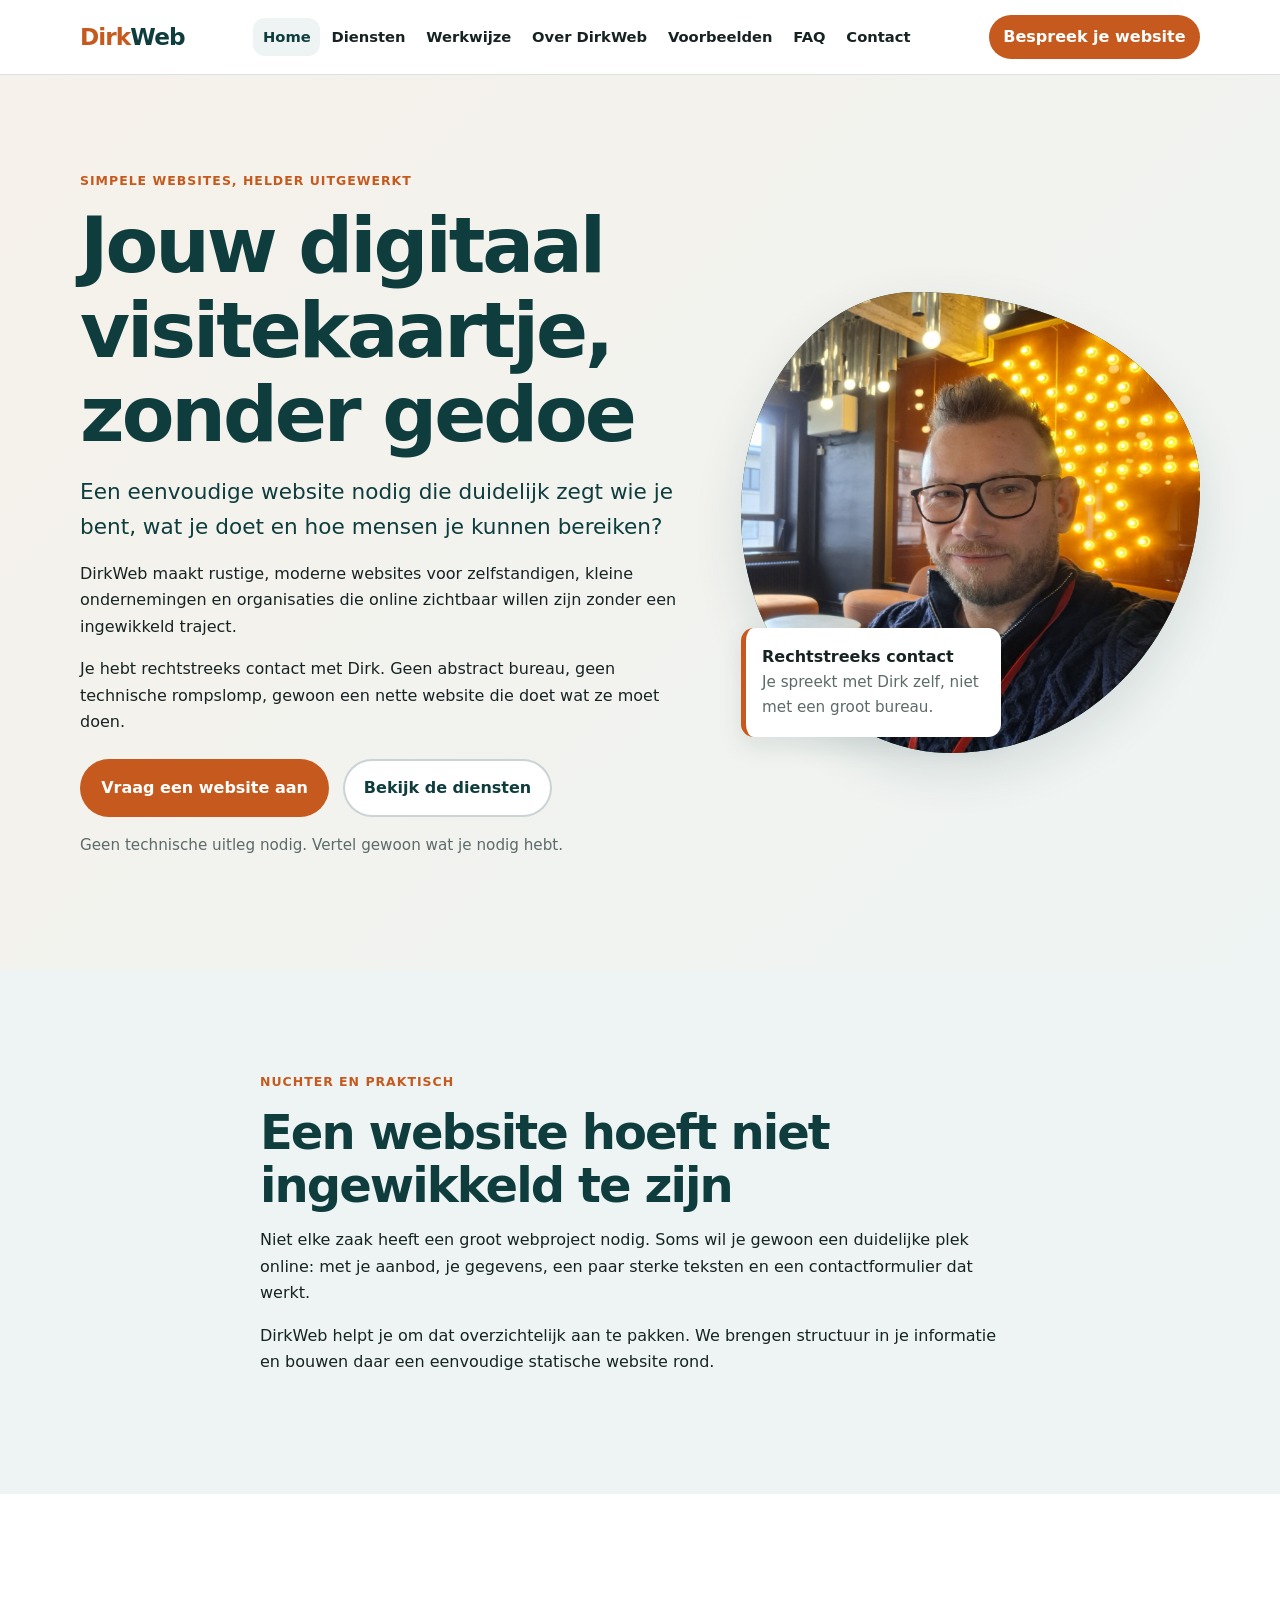
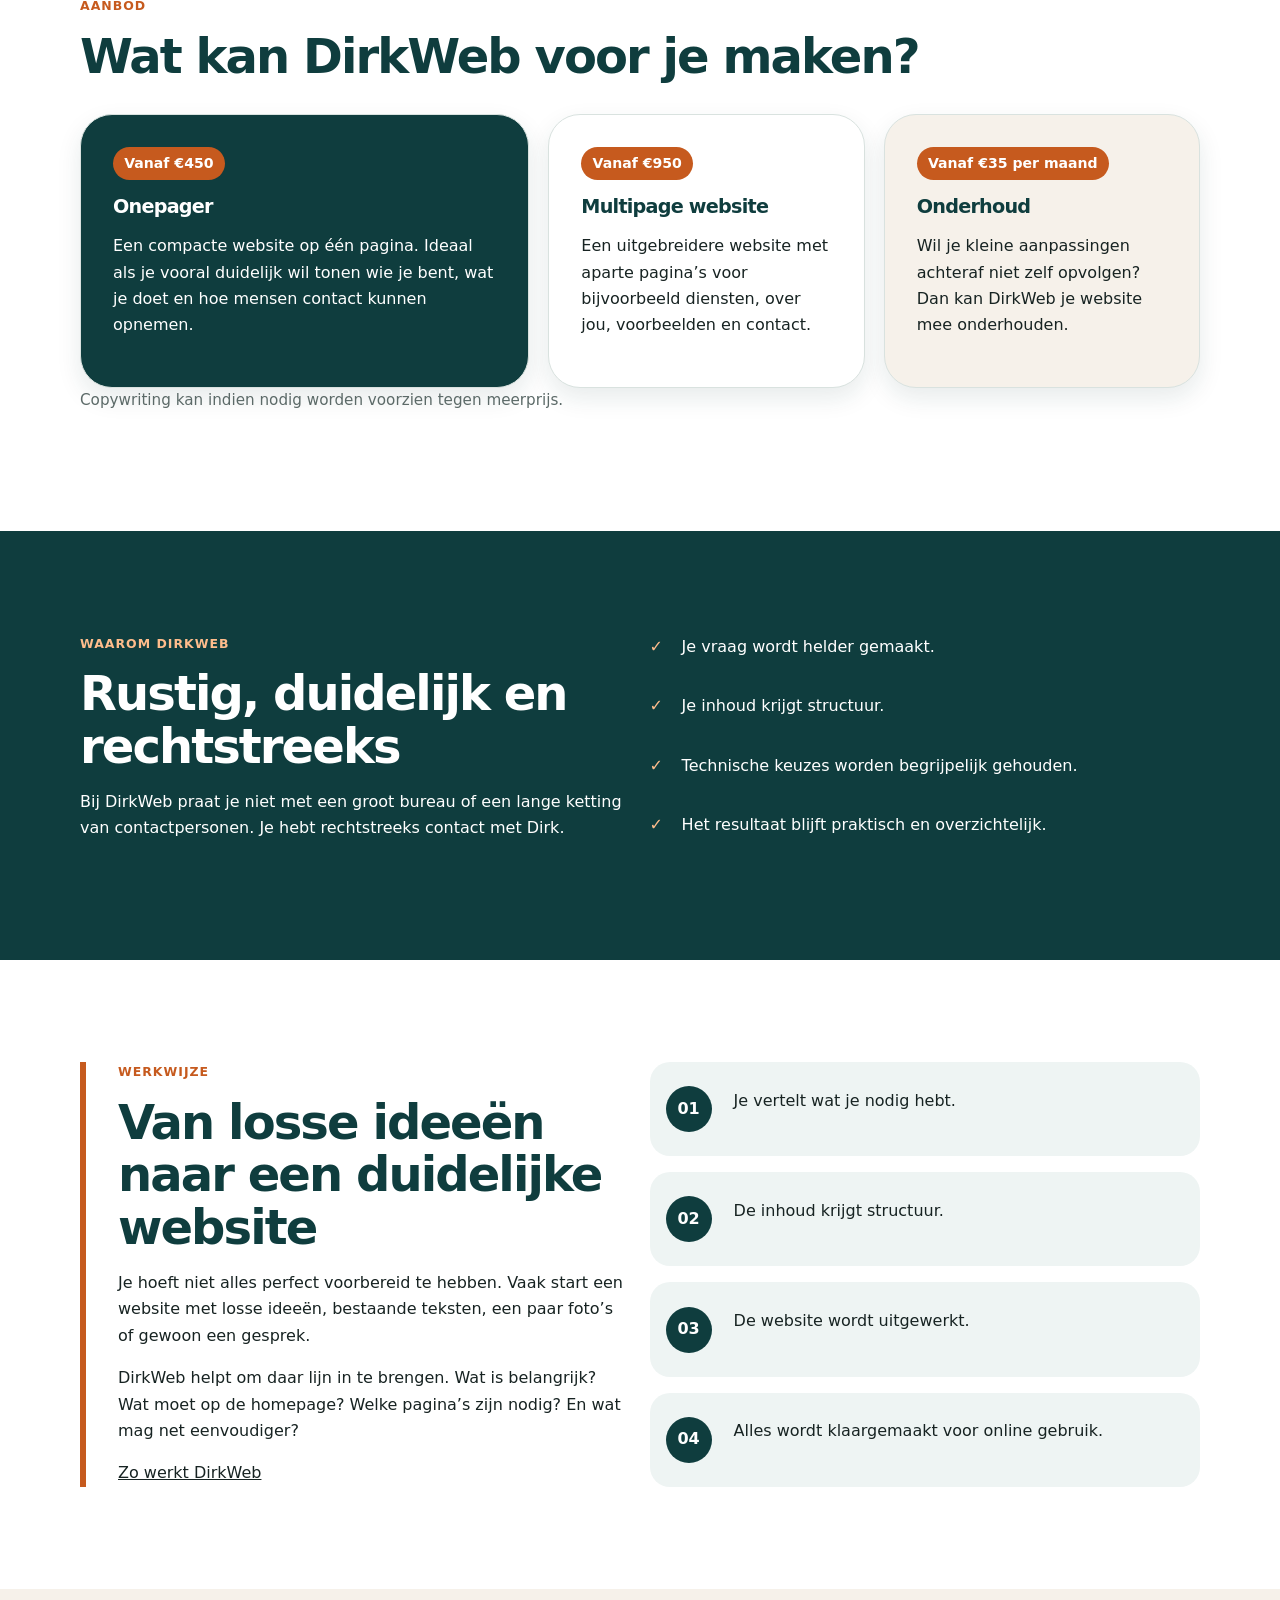
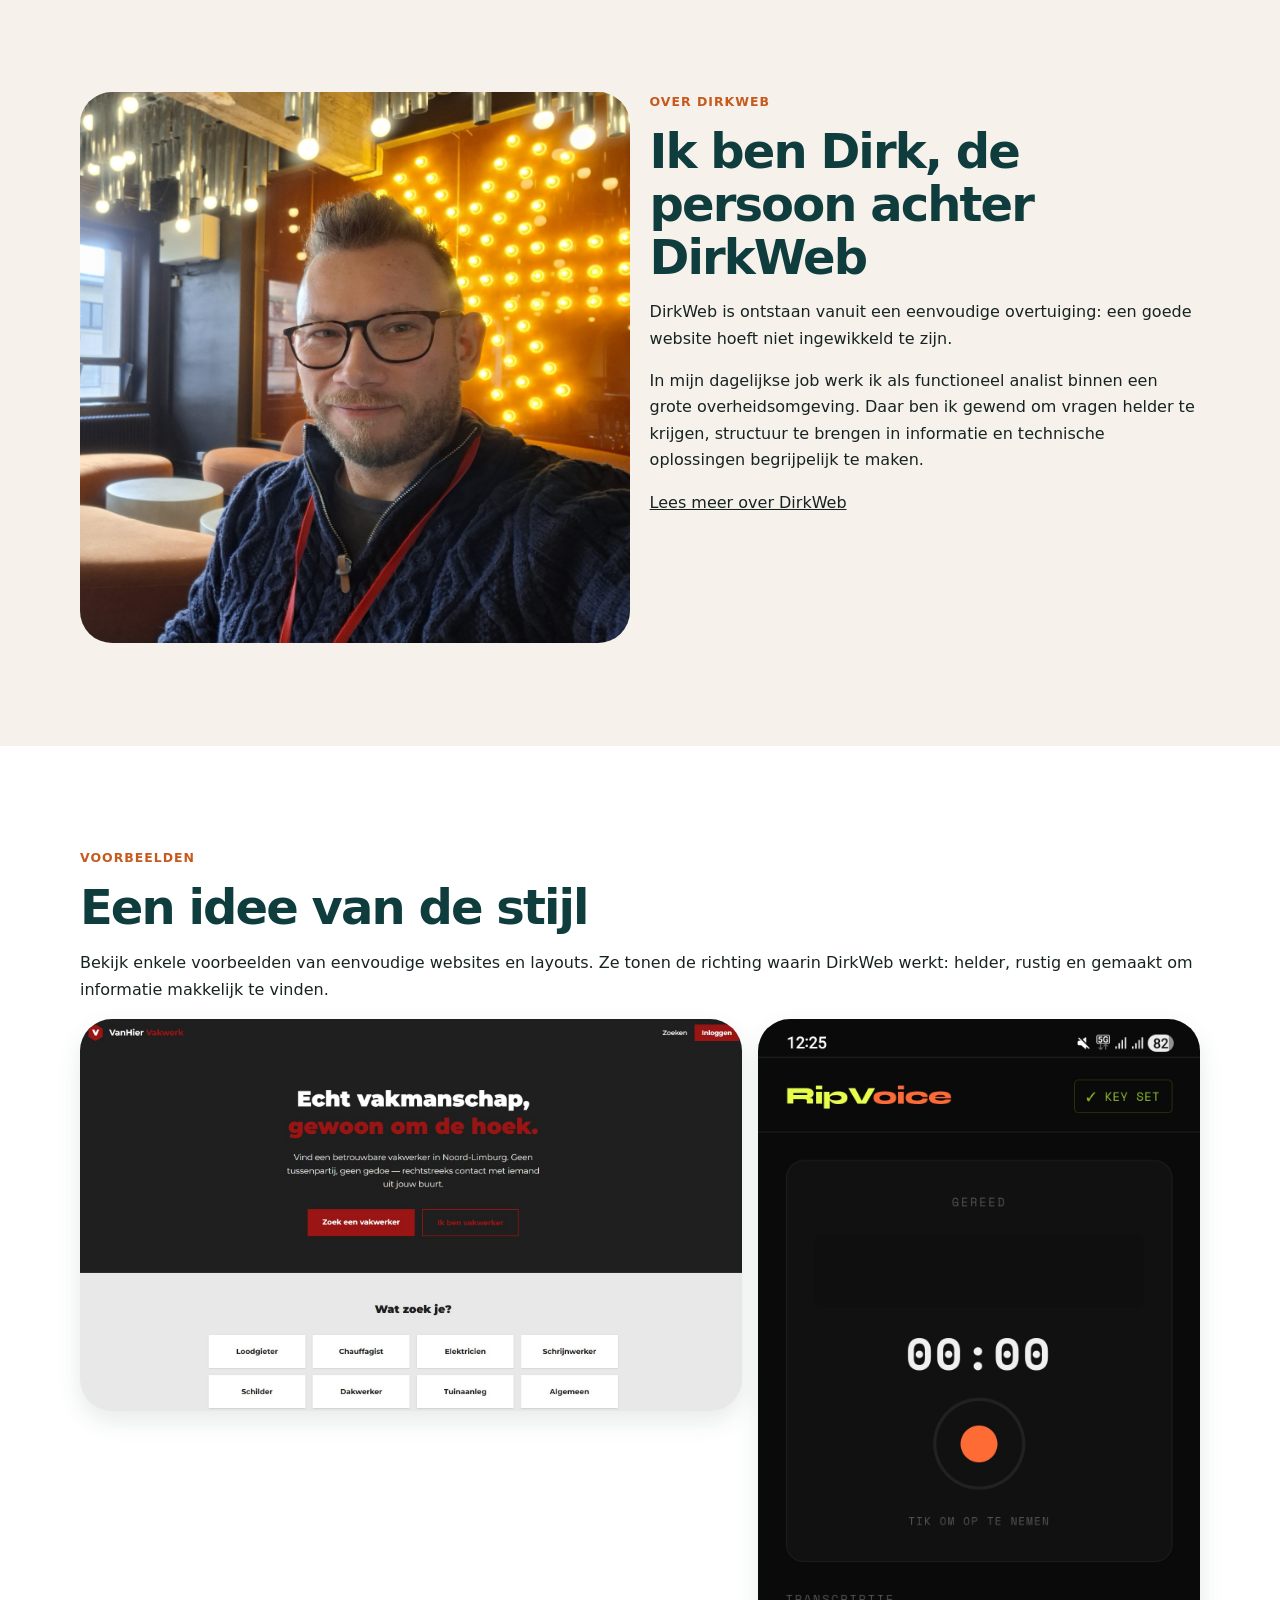
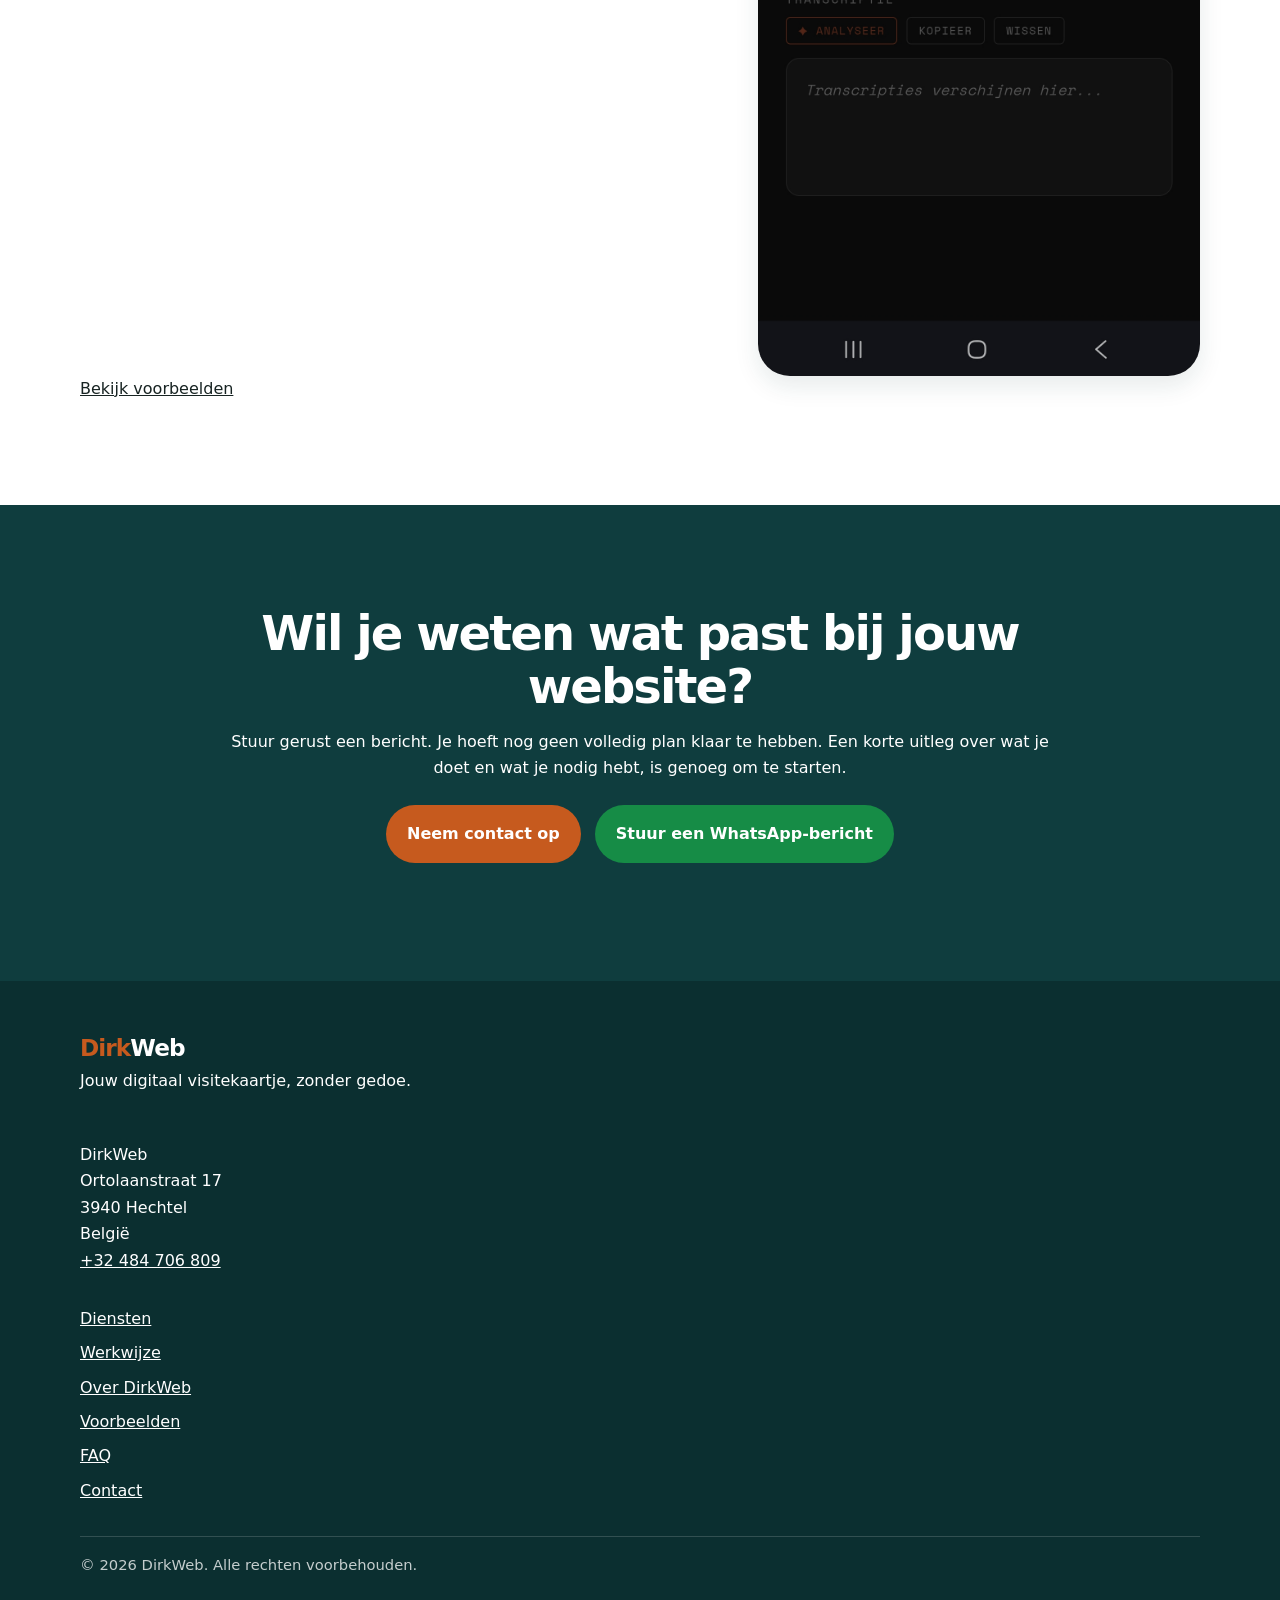
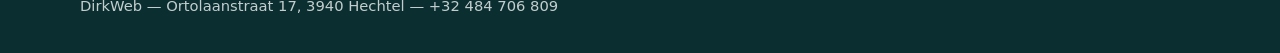
<file: index.html>
<!doctype html>
<html lang="nl-BE">
<head>
<meta charset="utf-8"><meta name="viewport" content="width=device-width, initial-scale=1">
<title>DirkWeb | Eenvoudige websites voor zelfstandigen</title><meta name="description" content="DirkWeb maakt eenvoudige, moderne websites voor zelfstandigen en kleine ondernemingen. Rechtstreeks contact, duidelijke prijzen en geen technische rompslomp."><link rel="canonical" href="index.html">
<meta property="og:type" content="website"><meta property="og:title" content="DirkWeb | Eenvoudige websites voor zelfstandigen"><meta property="og:description" content="DirkWeb maakt eenvoudige, moderne websites voor zelfstandigen en kleine ondernemingen. Rechtstreeks contact, duidelijke prijzen en geen technische rompslomp."><meta property="og:url" content="index.html"><meta property="og:image" content="main.jpg">
<meta name="twitter:card" content="summary_large_image"><meta name="twitter:title" content="DirkWeb | Eenvoudige websites voor zelfstandigen"><meta name="twitter:description" content="DirkWeb maakt eenvoudige, moderne websites voor zelfstandigen en kleine ondernemingen. Rechtstreeks contact, duidelijke prijzen en geen technische rompslomp."><meta name="twitter:image" content="main.jpg">
<link rel="stylesheet" href="style.css"><script type="application/ld+json">{"@context":"https://schema.org","@type":"ProfessionalService","name":"DirkWeb","description":"Eenvoudige, moderne websites voor zelfstandigen, kleine ondernemingen en organisaties.","address":{"@type":"PostalAddress","streetAddress":"Ortolaanstraat 17","postalCode":"3940","addressLocality":"Hechtel","addressCountry":"BE"},"telephone":"+32 484 706 809","areaServed":{"@type":"Country","name":"België"}}</script>
</head>
<body><a class="skip-link" href="#main">Naar de inhoud</a>
<header class="site-header">
  <div class="container header-inner">
    <a class="wordmark" href="index.html" aria-label="DirkWeb home"><span>Dirk</span>Web</a>
    <button class="nav-toggle" type="button" aria-expanded="false" aria-controls="site-nav"><span class="sr-only">Menu openen</span><span></span><span></span><span></span></button>
    <nav class="site-nav" id="site-nav" aria-label="Hoofdnavigatie">
      <a href="index.html">Home</a><a href="services.html">Diensten</a><a href="werkwijze.html">Werkwijze</a><a href="about.html">Over DirkWeb</a><a href="voorbeelden.html">Voorbeelden</a><a href="faq.html">FAQ</a><a href="contact.html">Contact</a>
    </nav>
    <a class="header-cta" href="contact.html">Bespreek je website</a>
  </div>
</header><main id="main">
<section class="hero"><div class="container hero-grid"><div><p class="eyebrow">Simpele websites, helder uitgewerkt</p><h1>Jouw digitaal visitekaartje, zonder gedoe</h1><p class="lead">Een eenvoudige website nodig die duidelijk zegt wie je bent, wat je doet en hoe mensen je kunnen bereiken?</p><p>DirkWeb maakt rustige, moderne websites voor zelfstandigen, kleine ondernemingen en organisaties die online zichtbaar willen zijn zonder een ingewikkeld traject.</p><p>Je hebt rechtstreeks contact met Dirk. Geen abstract bureau, geen technische rompslomp, gewoon een nette website die doet wat ze moet doen.</p><p class="actions"><a class="btn btn-primary" href="contact.html">Vraag een website aan</a><a class="btn btn-secondary" href="services.html">Bekijk de diensten</a></p><p class="microcopy">Geen technische uitleg nodig. Vertel gewoon wat je nodig hebt.</p></div><div class="hero-visual"><div class="portrait-wrap"><img src="main.jpg" alt="Dirk, de persoon achter DirkWeb" data-fallback="true"></div><div class="hero-note"><strong>Rechtstreeks contact</strong><span>Je spreekt met Dirk zelf, niet met een groot bureau.</span></div></div></div></section>
<section class="section section-soft"><div class="container narrow"><p class="section-kicker">Nuchter en praktisch</p><h2>Een website hoeft niet ingewikkeld te zijn</h2><p>Niet elke zaak heeft een groot webproject nodig. Soms wil je gewoon een duidelijke plek online: met je aanbod, je gegevens, een paar sterke teksten en een contactformulier dat werkt.</p><p>DirkWeb helpt je om dat overzichtelijk aan te pakken. We brengen structuur in je informatie en bouwen daar een eenvoudige statische website rond.</p></div></section>
<section class="section"><div class="container"><div class="section-heading"><p class="section-kicker">Aanbod</p><h2>Wat kan DirkWeb voor je maken?</h2></div><div class="service-layout"><article class="service-feature"><span class="price-label">Vanaf €450</span><h3>Onepager</h3><p>Een compacte website op één pagina. Ideaal als je vooral duidelijk wil tonen wie je bent, wat je doet en hoe mensen contact kunnen opnemen.</p></article><article class="service-card"><span class="price-label">Vanaf €950</span><h3>Multipage website</h3><p>Een uitgebreidere website met aparte pagina’s voor bijvoorbeeld diensten, over jou, voorbeelden en contact.</p></article><article class="service-card service-card-accent"><span class="price-label">Vanaf €35 per maand</span><h3>Onderhoud</h3><p>Wil je kleine aanpassingen achteraf niet zelf opvolgen? Dan kan DirkWeb je website mee onderhouden.</p></article></div><p class="note">Copywriting kan indien nodig worden voorzien tegen meerprijs.</p></div></section>
<section class="section section-teal"><div class="container split-content"><div><p class="section-kicker light">Waarom DirkWeb</p><h2>Rustig, duidelijk en rechtstreeks</h2><p>Bij DirkWeb praat je niet met een groot bureau of een lange ketting van contactpersonen. Je hebt rechtstreeks contact met Dirk.</p></div><ul class="check-list"><li>Je vraag wordt helder gemaakt.</li><li>Je inhoud krijgt structuur.</li><li>Technische keuzes worden begrijpelijk gehouden.</li><li>Het resultaat blijft praktisch en overzichtelijk.</li></ul></div></section>
<section class="section"><div class="container rhythm-grid"><div class="content-panel"><p class="section-kicker">Werkwijze</p><h2>Van losse ideeën naar een duidelijke website</h2><p>Je hoeft niet alles perfect voorbereid te hebben. Vaak start een website met losse ideeën, bestaande teksten, een paar foto’s of gewoon een gesprek.</p><p>DirkWeb helpt om daar lijn in te brengen. Wat is belangrijk? Wat moet op de homepage? Welke pagina’s zijn nodig? En wat mag net eenvoudiger?</p><a class="text-link" href="werkwijze.html">Zo werkt DirkWeb</a></div><div class="steps-mini"><div><span>01</span><p>Je vertelt wat je nodig hebt.</p></div><div><span>02</span><p>De inhoud krijgt structuur.</p></div><div><span>03</span><p>De website wordt uitgewerkt.</p></div><div><span>04</span><p>Alles wordt klaargemaakt voor online gebruik.</p></div></div></div></section>
<section class="section section-warm"><div class="container about-strip"><div class="small-portrait"><img src="main.jpg" alt="Dirk, de persoon achter DirkWeb" data-fallback="true"></div><div><p class="section-kicker">Over DirkWeb</p><h2>Ik ben Dirk, de persoon achter DirkWeb</h2><p>DirkWeb is ontstaan vanuit een eenvoudige overtuiging: een goede website hoeft niet ingewikkeld te zijn.</p><p>In mijn dagelijkse job werk ik als functioneel analist binnen een grote overheidsomgeving. Daar ben ik gewend om vragen helder te krijgen, structuur te brengen in informatie en technische oplossingen begrijpelijk te maken.</p><a class="text-link" href="about.html">Lees meer over DirkWeb</a></div></div></section>
<section class="section"><div class="container"><p class="section-kicker">Voorbeelden</p><h2>Een idee van de stijl</h2><p>Bekijk enkele voorbeelden van eenvoudige websites en layouts. Ze tonen de richting waarin DirkWeb werkt: helder, rustig en gemaakt om informatie makkelijk te vinden.</p><div class="preview-images"><img src="vb1.jpg" alt="Voorbeeld van een eenvoudige website gemaakt door DirkWeb" data-fallback="true"><img src="vb2.jpg" alt="Tweede voorbeeld van een eenvoudige website gemaakt door DirkWeb" data-fallback="true"></div><a class="text-link" href="voorbeelden.html">Bekijk voorbeelden</a></div></section>
<section class="section final-cta"><div class="container cta-box"><h2>Wil je weten wat past bij jouw website?</h2><p>Stuur gerust een bericht. Je hoeft nog geen volledig plan klaar te hebben. Een korte uitleg over wat je doet en wat je nodig hebt, is genoeg om te starten.</p><p class="actions center"><a class="btn btn-primary" href="contact.html">Neem contact op</a><a class="btn btn-whatsapp js-whatsapp" href="#">Stuur een WhatsApp-bericht</a></p></div></section></main><footer class="site-footer">
  <div class="container footer-grid">
    <div><a class="wordmark footer-wordmark" href="index.html"><span>Dirk</span>Web</a><p>Jouw digitaal visitekaartje, zonder gedoe.</p></div>
    <address>DirkWeb<br>Ortolaanstraat 17<br>3940 Hechtel<br>België<br><a href="tel:+32484706809">+32 484 706 809</a></address>
    <nav aria-label="Footer navigatie"><a href="services.html">Diensten</a><a href="werkwijze.html">Werkwijze</a><a href="about.html">Over DirkWeb</a><a href="voorbeelden.html">Voorbeelden</a><a href="faq.html">FAQ</a><a href="contact.html">Contact</a></nav>
  </div>
  <div class="container footer-bottom"><p>© <span class="js-year"></span> DirkWeb. Alle rechten voorbehouden.</p><p>DirkWeb — Ortolaanstraat 17, 3940 Hechtel — +32 484 706 809</p></div>
</footer>
<a class="mobile-whatsapp js-whatsapp" href="#" aria-label="Stuur een WhatsApp-bericht">WhatsApp</a>
<script src="script.js" defer></script></body></html>
</file>
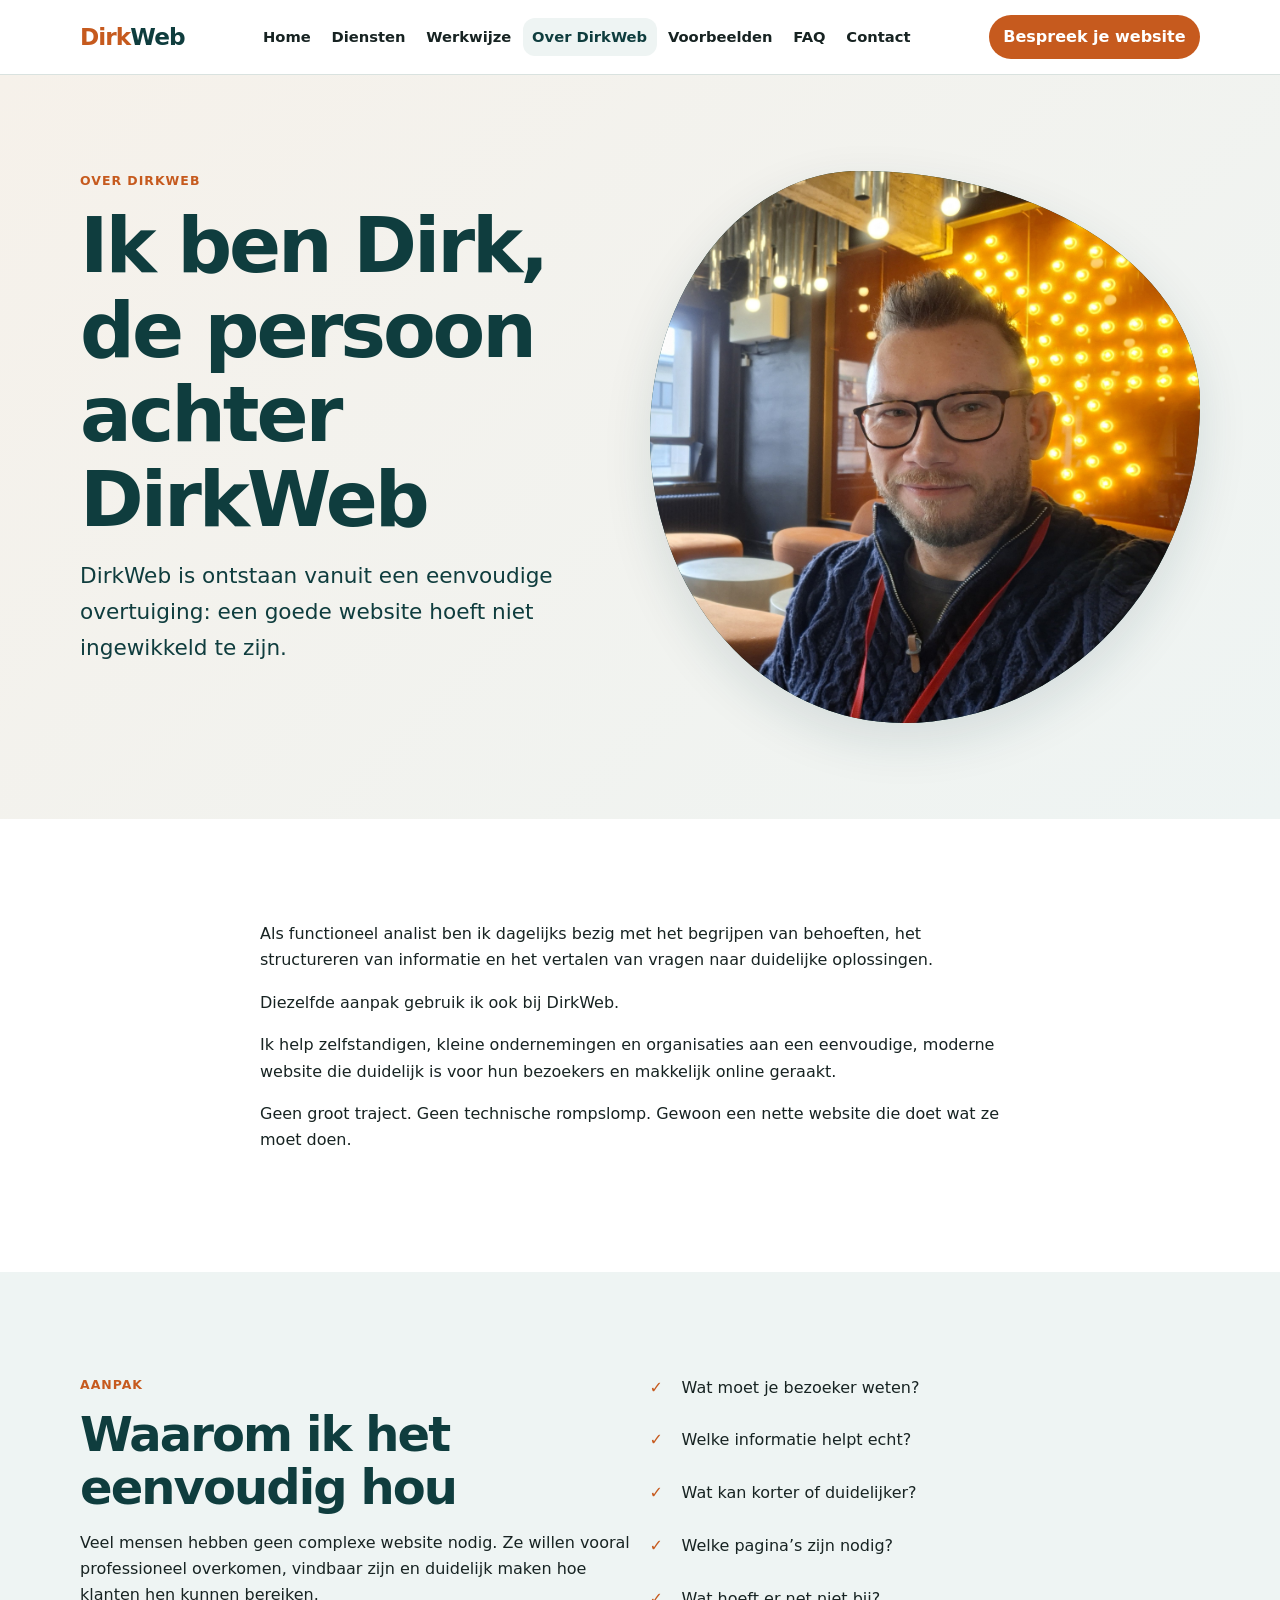
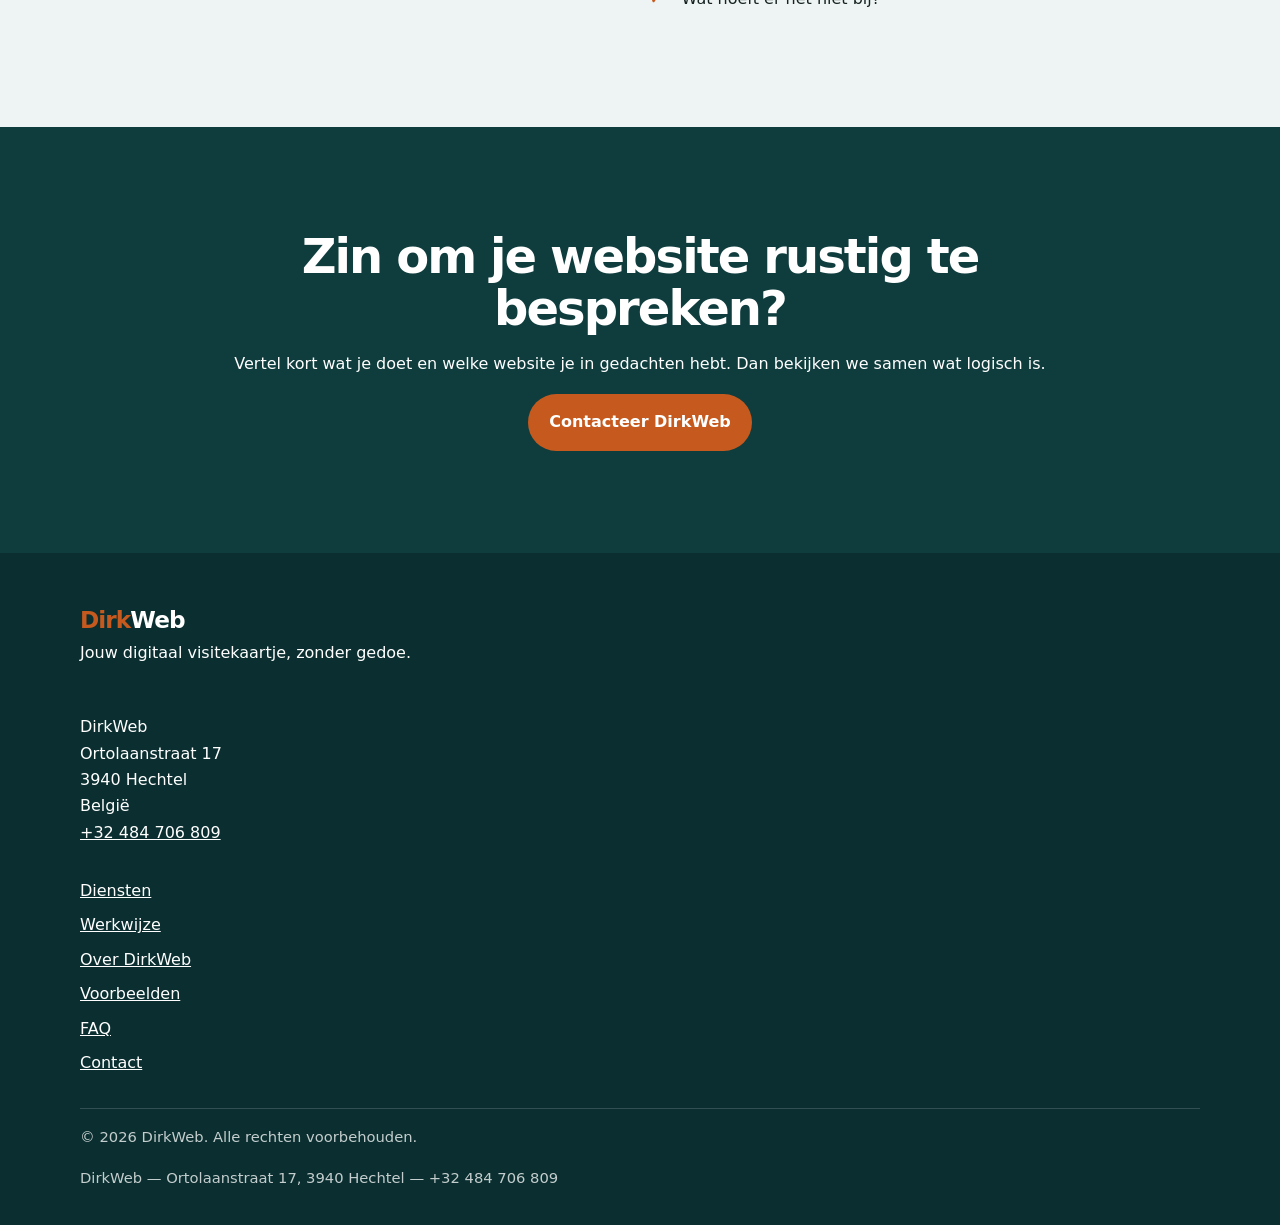
<file: about.html>
<!doctype html>
<html lang="nl-BE">
<head>
<meta charset="utf-8"><meta name="viewport" content="width=device-width, initial-scale=1">
<title>Over DirkWeb | Rechtstreeks contact met Dirk</title><meta name="description" content="Maak kennis met Dirk, de persoon achter DirkWeb. Een rustige en praktische aanpak voor eenvoudige websites zonder technische rompslomp."><link rel="canonical" href="about.html">
<meta property="og:type" content="website"><meta property="og:title" content="Over DirkWeb | Rechtstreeks contact met Dirk"><meta property="og:description" content="Maak kennis met Dirk, de persoon achter DirkWeb. Een rustige en praktische aanpak voor eenvoudige websites zonder technische rompslomp."><meta property="og:url" content="about.html"><meta property="og:image" content="main.jpg">
<meta name="twitter:card" content="summary_large_image"><meta name="twitter:title" content="Over DirkWeb | Rechtstreeks contact met Dirk"><meta name="twitter:description" content="Maak kennis met Dirk, de persoon achter DirkWeb. Een rustige en praktische aanpak voor eenvoudige websites zonder technische rompslomp."><meta name="twitter:image" content="main.jpg">
<link rel="stylesheet" href="style.css"><script type="application/ld+json">{"@context":"https://schema.org","@type":"ProfessionalService","name":"DirkWeb","description":"Eenvoudige, moderne websites voor zelfstandigen, kleine ondernemingen en organisaties.","address":{"@type":"PostalAddress","streetAddress":"Ortolaanstraat 17","postalCode":"3940","addressLocality":"Hechtel","addressCountry":"BE"},"telephone":"+32 484 706 809","areaServed":{"@type":"Country","name":"België"}}</script>
</head>
<body><a class="skip-link" href="#main">Naar de inhoud</a>
<header class="site-header">
  <div class="container header-inner">
    <a class="wordmark" href="index.html" aria-label="DirkWeb home"><span>Dirk</span>Web</a>
    <button class="nav-toggle" type="button" aria-expanded="false" aria-controls="site-nav"><span class="sr-only">Menu openen</span><span></span><span></span><span></span></button>
    <nav class="site-nav" id="site-nav" aria-label="Hoofdnavigatie">
      <a href="index.html">Home</a><a href="services.html">Diensten</a><a href="werkwijze.html">Werkwijze</a><a href="about.html">Over DirkWeb</a><a href="voorbeelden.html">Voorbeelden</a><a href="faq.html">FAQ</a><a href="contact.html">Contact</a>
    </nav>
    <a class="header-cta" href="contact.html">Bespreek je website</a>
  </div>
</header><main id="main"><section class="page-hero about-hero"><div class="container about-page-grid"><div><p class="eyebrow">Over DirkWeb</p><h1>Ik ben Dirk, de persoon achter DirkWeb</h1><p class="lead">DirkWeb is ontstaan vanuit een eenvoudige overtuiging: een goede website hoeft niet ingewikkeld te zijn.</p></div><div class="portrait-wrap page-portrait"><img src="main.jpg" alt="Dirk, de persoon achter DirkWeb" data-fallback="true"></div></div></section><section class="section"><div class="container narrow"><p>Als functioneel analist ben ik dagelijks bezig met het begrijpen van behoeften, het structureren van informatie en het vertalen van vragen naar duidelijke oplossingen.</p><p>Diezelfde aanpak gebruik ik ook bij DirkWeb.</p><p>Ik help zelfstandigen, kleine ondernemingen en organisaties aan een eenvoudige, moderne website die duidelijk is voor hun bezoekers en makkelijk online geraakt.</p><p>Geen groot traject. Geen technische rompslomp. Gewoon een nette website die doet wat ze moet doen.</p></div></section><section class="section section-soft"><div class="container split-content"><div><p class="section-kicker">Aanpak</p><h2>Waarom ik het eenvoudig hou</h2><p>Veel mensen hebben geen complexe website nodig. Ze willen vooral professioneel overkomen, vindbaar zijn en duidelijk maken hoe klanten hen kunnen bereiken.</p></div><ul class="check-list dark"><li>Wat moet je bezoeker weten?</li><li>Welke informatie helpt echt?</li><li>Wat kan korter of duidelijker?</li><li>Welke pagina’s zijn nodig?</li><li>Wat hoeft er net niet bij?</li></ul></div></section><section class="section final-cta"><div class="container cta-box"><h2>Zin om je website rustig te bespreken?</h2><p>Vertel kort wat je doet en welke website je in gedachten hebt. Dan bekijken we samen wat logisch is.</p><a class="btn btn-primary" href="contact.html">Contacteer DirkWeb</a></div></section></main><footer class="site-footer">
  <div class="container footer-grid">
    <div><a class="wordmark footer-wordmark" href="index.html"><span>Dirk</span>Web</a><p>Jouw digitaal visitekaartje, zonder gedoe.</p></div>
    <address>DirkWeb<br>Ortolaanstraat 17<br>3940 Hechtel<br>België<br><a href="tel:+32484706809">+32 484 706 809</a></address>
    <nav aria-label="Footer navigatie"><a href="services.html">Diensten</a><a href="werkwijze.html">Werkwijze</a><a href="about.html">Over DirkWeb</a><a href="voorbeelden.html">Voorbeelden</a><a href="faq.html">FAQ</a><a href="contact.html">Contact</a></nav>
  </div>
  <div class="container footer-bottom"><p>© <span class="js-year"></span> DirkWeb. Alle rechten voorbehouden.</p><p>DirkWeb — Ortolaanstraat 17, 3940 Hechtel — +32 484 706 809</p></div>
</footer>
<a class="mobile-whatsapp js-whatsapp" href="#" aria-label="Stuur een WhatsApp-bericht">WhatsApp</a>
<script src="script.js" defer></script></body></html>
</file>
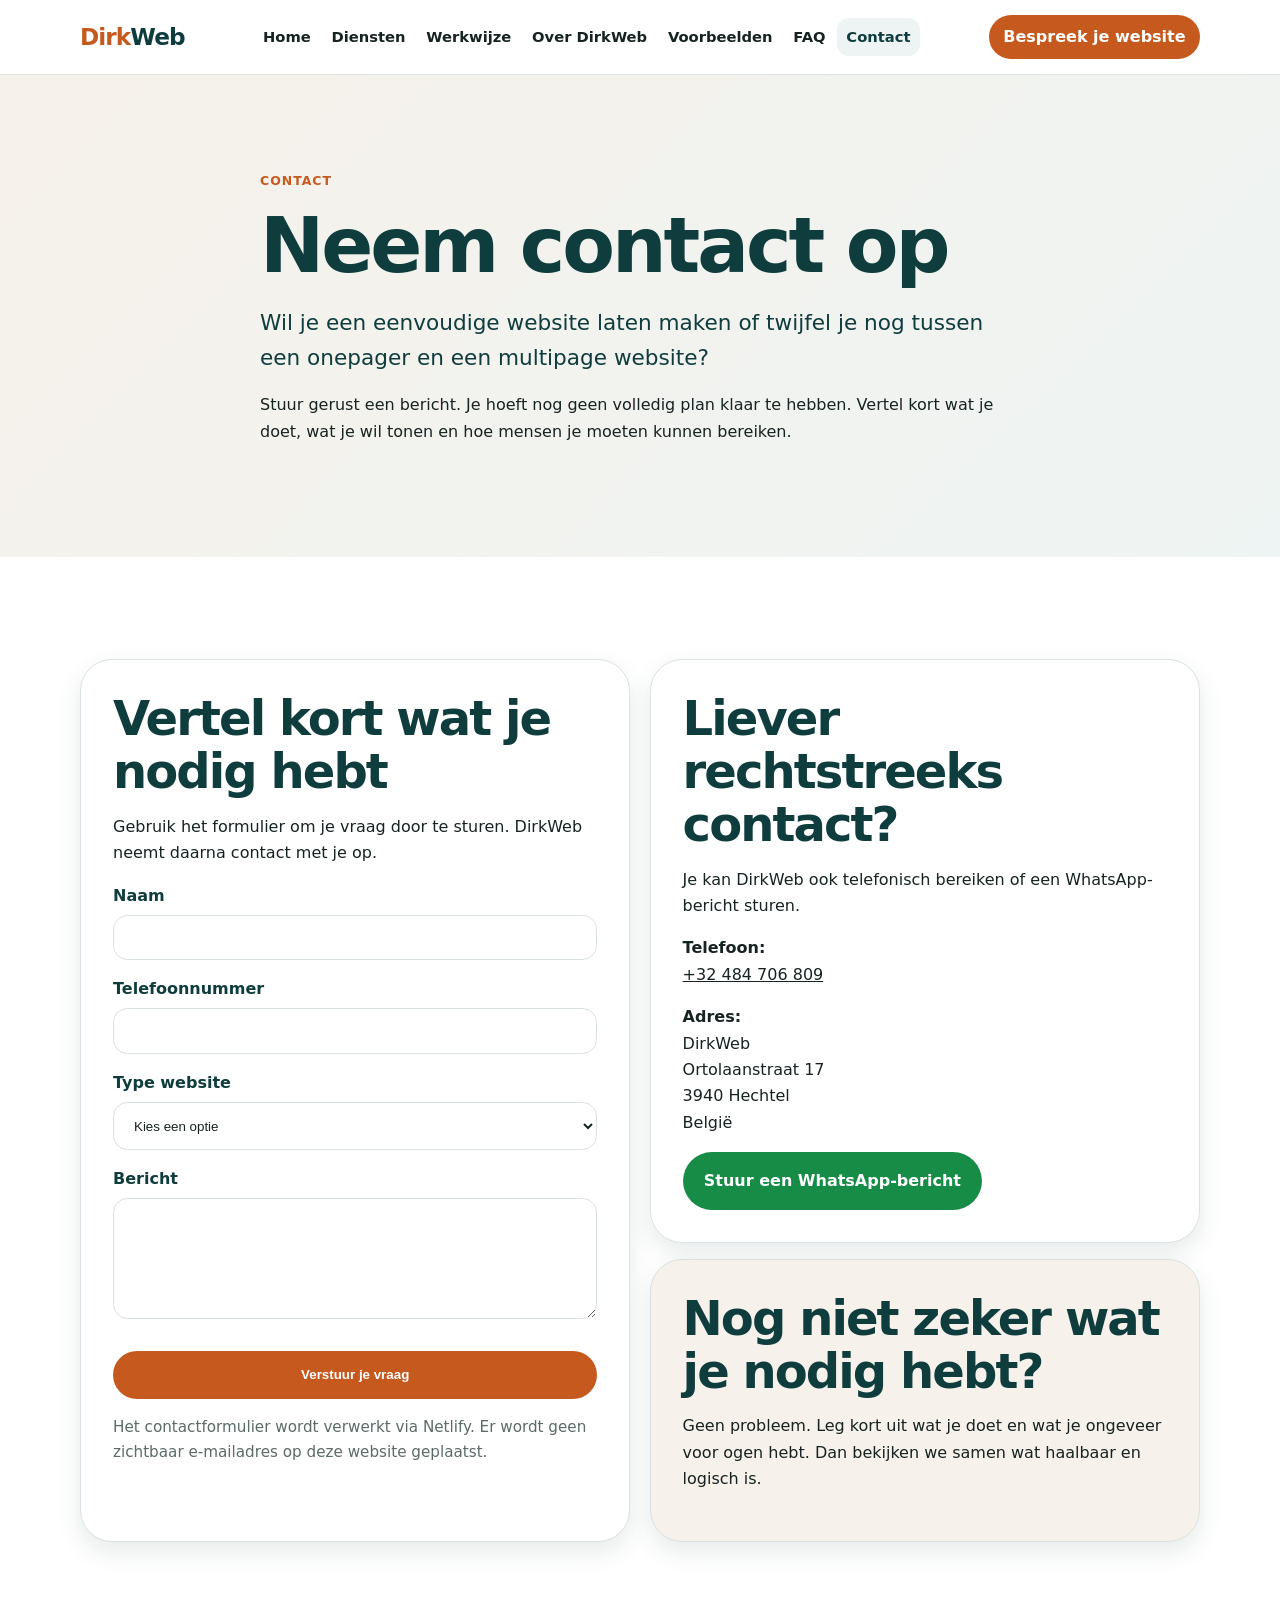
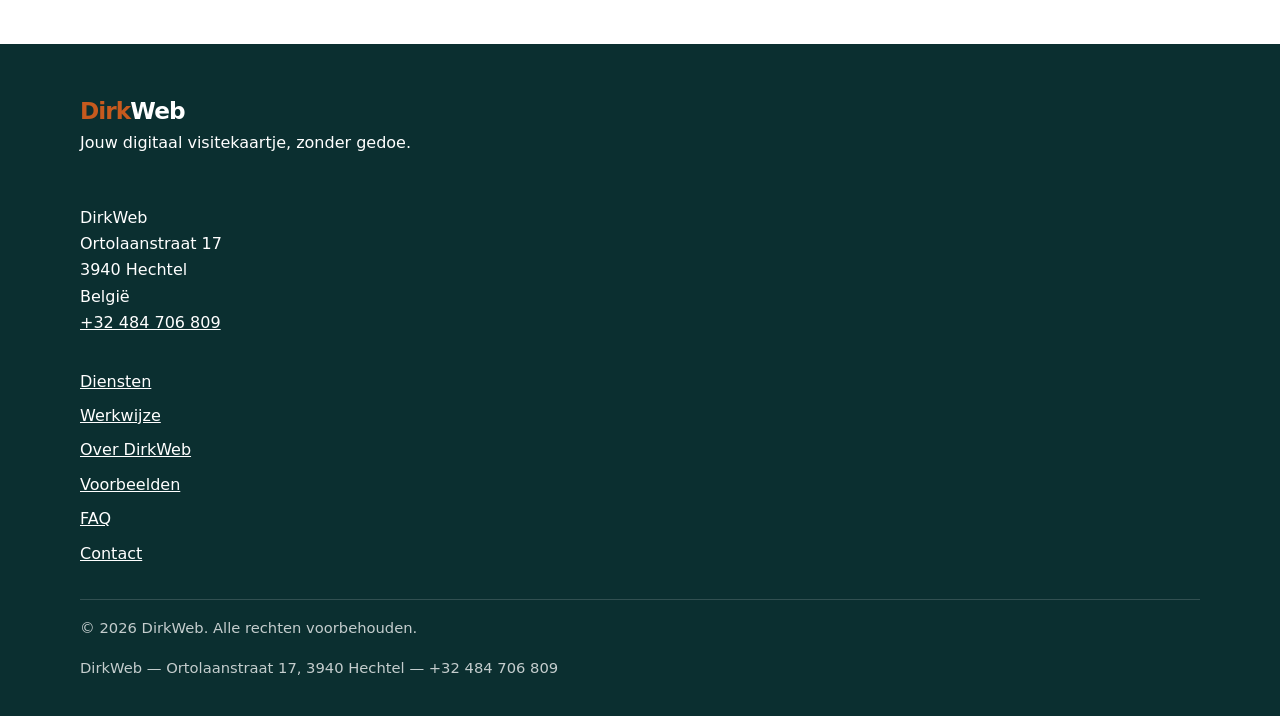
<file: contact.html>
<!doctype html>
<html lang="nl-BE">
<head>
<meta charset="utf-8"><meta name="viewport" content="width=device-width, initial-scale=1">
<title>Contact | Bespreek je website met DirkWeb</title><meta name="description" content="Neem contact op met DirkWeb voor een eenvoudige website, onepager of multipage website. Bereikbaar via formulier, telefoon en WhatsApp."><link rel="canonical" href="contact.html">
<meta property="og:type" content="website"><meta property="og:title" content="Contact | Bespreek je website met DirkWeb"><meta property="og:description" content="Neem contact op met DirkWeb voor een eenvoudige website, onepager of multipage website. Bereikbaar via formulier, telefoon en WhatsApp."><meta property="og:url" content="contact.html"><meta property="og:image" content="main.jpg">
<meta name="twitter:card" content="summary_large_image"><meta name="twitter:title" content="Contact | Bespreek je website met DirkWeb"><meta name="twitter:description" content="Neem contact op met DirkWeb voor een eenvoudige website, onepager of multipage website. Bereikbaar via formulier, telefoon en WhatsApp."><meta name="twitter:image" content="main.jpg">
<link rel="stylesheet" href="style.css"><script type="application/ld+json">{"@context":"https://schema.org","@type":"ProfessionalService","name":"DirkWeb","description":"Eenvoudige, moderne websites voor zelfstandigen, kleine ondernemingen en organisaties.","address":{"@type":"PostalAddress","streetAddress":"Ortolaanstraat 17","postalCode":"3940","addressLocality":"Hechtel","addressCountry":"BE"},"telephone":"+32 484 706 809","areaServed":{"@type":"Country","name":"België"}}</script>
</head>
<body><a class="skip-link" href="#main">Naar de inhoud</a>
<header class="site-header">
  <div class="container header-inner">
    <a class="wordmark" href="index.html" aria-label="DirkWeb home"><span>Dirk</span>Web</a>
    <button class="nav-toggle" type="button" aria-expanded="false" aria-controls="site-nav"><span class="sr-only">Menu openen</span><span></span><span></span><span></span></button>
    <nav class="site-nav" id="site-nav" aria-label="Hoofdnavigatie">
      <a href="index.html">Home</a><a href="services.html">Diensten</a><a href="werkwijze.html">Werkwijze</a><a href="about.html">Over DirkWeb</a><a href="voorbeelden.html">Voorbeelden</a><a href="faq.html">FAQ</a><a href="contact.html">Contact</a>
    </nav>
    <a class="header-cta" href="contact.html">Bespreek je website</a>
  </div>
</header><main id="main"><section class="page-hero contact-hero"><div class="container narrow"><p class="eyebrow">Contact</p><h1>Neem contact op</h1><p class="lead">Wil je een eenvoudige website laten maken of twijfel je nog tussen een onepager en een multipage website?</p><p>Stuur gerust een bericht. Je hoeft nog geen volledig plan klaar te hebben. Vertel kort wat je doet, wat je wil tonen en hoe mensen je moeten kunnen bereiken.</p></div></section><section class="section"><div class="container contact-grid"><div class="form-card"><h2>Vertel kort wat je nodig hebt</h2><p>Gebruik het formulier om je vraag door te sturen. DirkWeb neemt daarna contact met je op.</p><form class="contact-form js-contact-form" name="contact" method="POST" data-netlify="true" data-netlify-honeypot="bot-field" data-netlify-recaptcha="true"><input type="hidden" name="form-name" value="contact"><p class="hidden-field"><label>Laat dit veld leeg: <input name="bot-field"></label></p><div class="form-row"><label for="name">Naam</label><input id="name" name="name" type="text" autocomplete="name" required></div><div class="form-row"><label for="phone">Telefoonnummer</label><input id="phone" name="phone" type="tel" autocomplete="tel" required></div><div class="form-row"><label for="website-type">Type website</label><select id="website-type" name="website-type" required><option value="">Kies een optie</option><option value="Onepager">Onepager</option><option value="Multipage">Multipage</option><option value="Nog niet zeker">Nog niet zeker</option></select></div><div class="form-row"><label for="message">Bericht</label><textarea id="message" name="message" rows="6" required></textarea></div><div data-netlify-recaptcha="true"></div><button class="btn btn-primary" type="submit">Verstuur je vraag</button><p class="form-note">Het contactformulier wordt verwerkt via Netlify. Er wordt geen zichtbaar e-mailadres op deze website geplaatst.</p><p class="form-success js-form-success" role="status" aria-live="polite" hidden>Bedankt voor je bericht. DirkWeb neemt zo snel mogelijk contact met je op.</p></form></div><aside class="contact-aside"><div class="contact-block"><h2>Liever rechtstreeks contact?</h2><p>Je kan DirkWeb ook telefonisch bereiken of een WhatsApp-bericht sturen.</p><p><strong>Telefoon:</strong><br><a href="tel:+32484706809">+32 484 706 809</a></p><p><strong>Adres:</strong><br>DirkWeb<br>Ortolaanstraat 17<br>3940 Hechtel<br>België</p><a class="btn btn-whatsapp js-whatsapp" href="#">Stuur een WhatsApp-bericht</a></div><div class="contact-block soft"><h2>Nog niet zeker wat je nodig hebt?</h2><p>Geen probleem. Leg kort uit wat je doet en wat je ongeveer voor ogen hebt. Dan bekijken we samen wat haalbaar en logisch is.</p></div></aside></div></section></main><footer class="site-footer">
  <div class="container footer-grid">
    <div><a class="wordmark footer-wordmark" href="index.html"><span>Dirk</span>Web</a><p>Jouw digitaal visitekaartje, zonder gedoe.</p></div>
    <address>DirkWeb<br>Ortolaanstraat 17<br>3940 Hechtel<br>België<br><a href="tel:+32484706809">+32 484 706 809</a></address>
    <nav aria-label="Footer navigatie"><a href="services.html">Diensten</a><a href="werkwijze.html">Werkwijze</a><a href="about.html">Over DirkWeb</a><a href="voorbeelden.html">Voorbeelden</a><a href="faq.html">FAQ</a><a href="contact.html">Contact</a></nav>
  </div>
  <div class="container footer-bottom"><p>© <span class="js-year"></span> DirkWeb. Alle rechten voorbehouden.</p><p>DirkWeb — Ortolaanstraat 17, 3940 Hechtel — +32 484 706 809</p></div>
</footer>
<a class="mobile-whatsapp js-whatsapp" href="#" aria-label="Stuur een WhatsApp-bericht">WhatsApp</a>
<script src="script.js" defer></script></body></html>
</file>
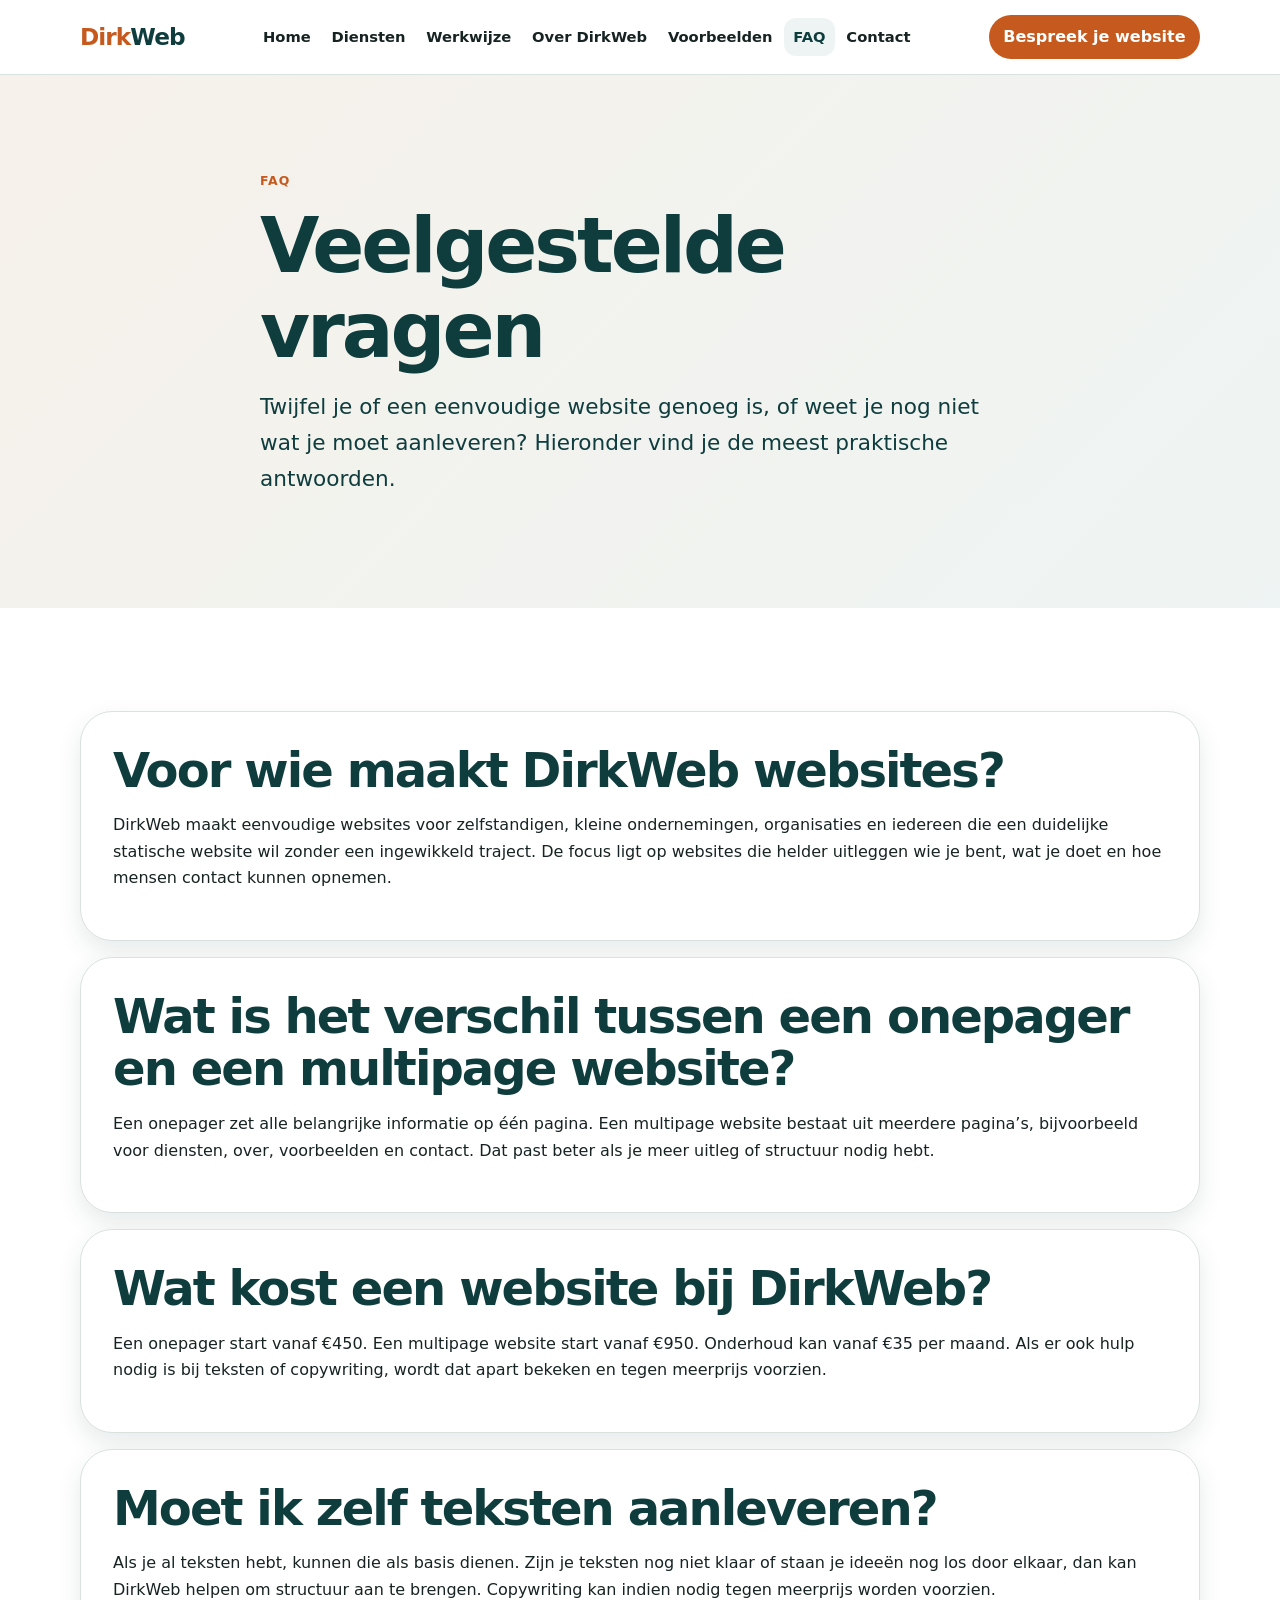
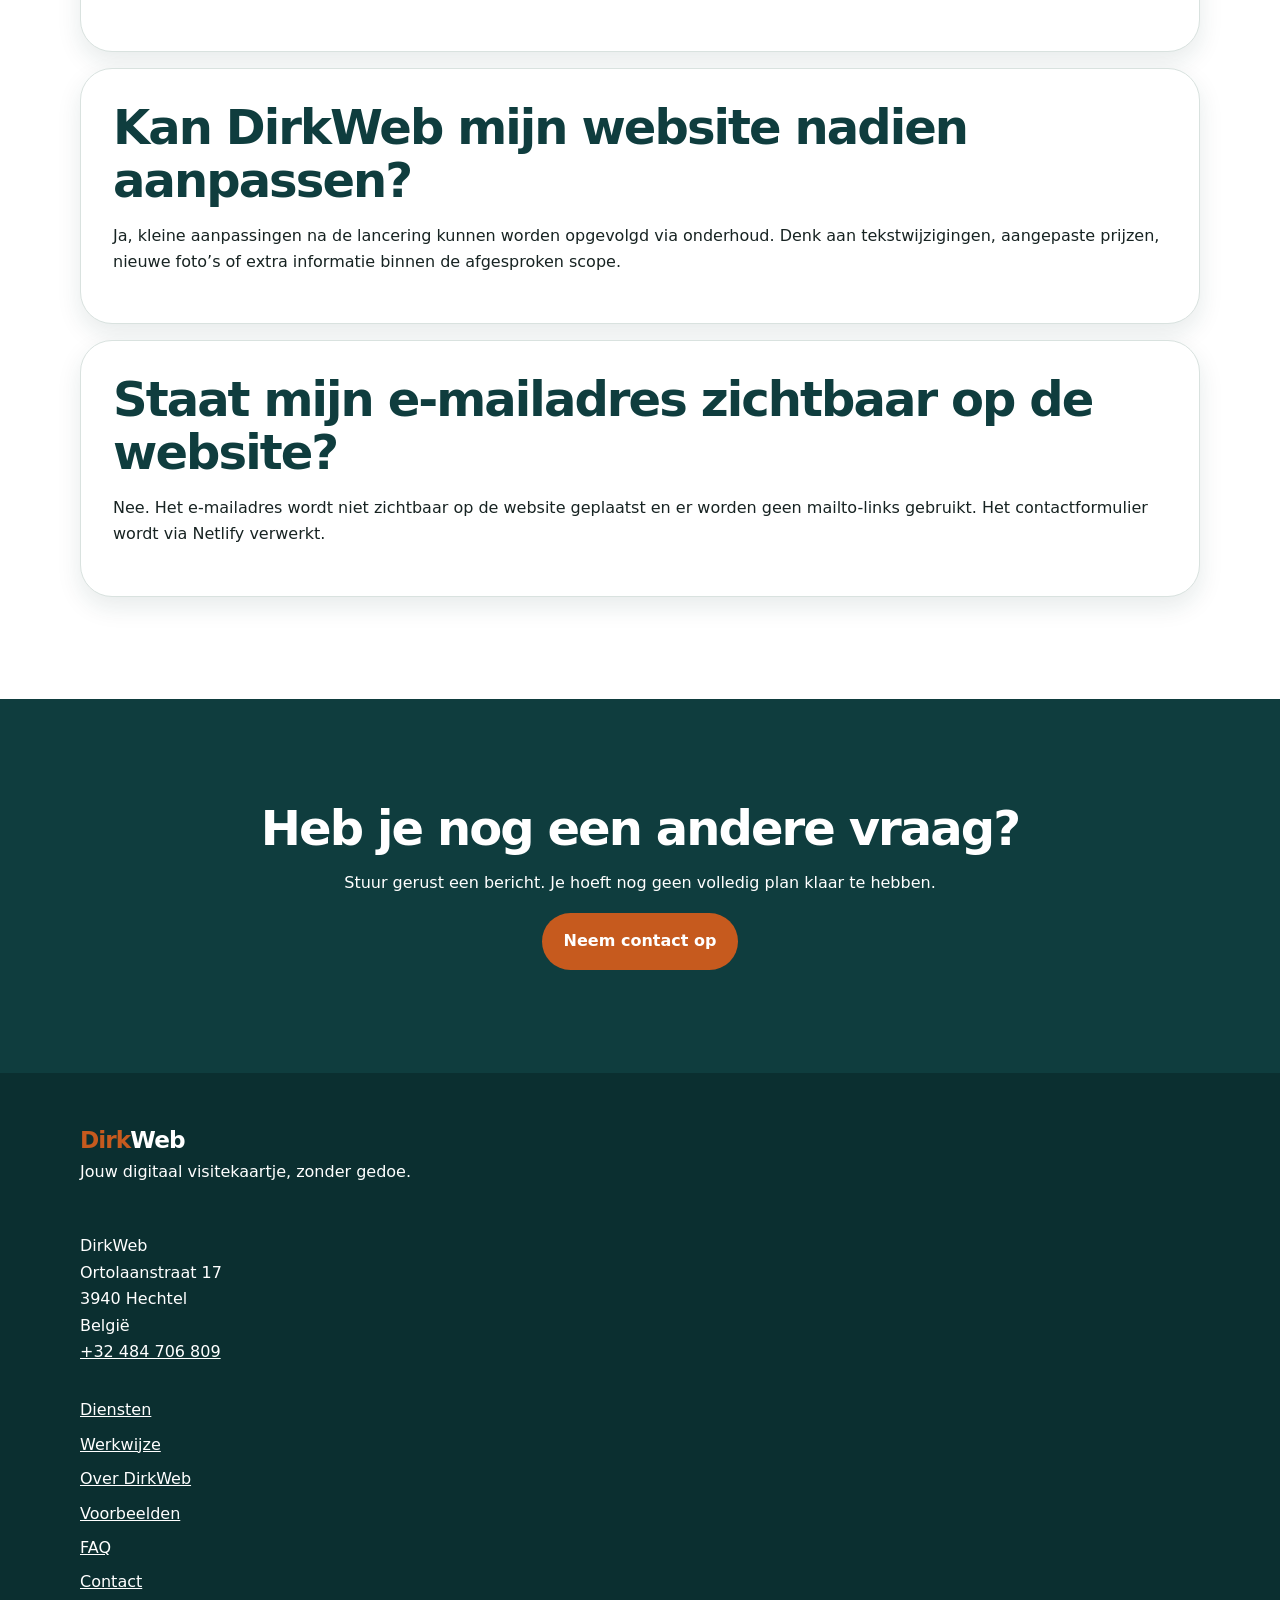
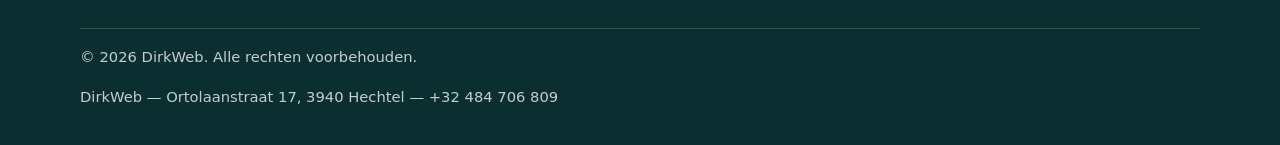
<file: faq.html>
<!doctype html>
<html lang="nl-BE">
<head>
<meta charset="utf-8"><meta name="viewport" content="width=device-width, initial-scale=1">
<title>FAQ | Veelgestelde vragen over DirkWeb</title><meta name="description" content="Antwoorden op veelgestelde vragen over eenvoudige websites, onepagers, multipage websites, prijzen, onderhoud en contact via DirkWeb."><link rel="canonical" href="faq.html">
<meta property="og:type" content="website"><meta property="og:title" content="FAQ | Veelgestelde vragen over DirkWeb"><meta property="og:description" content="Antwoorden op veelgestelde vragen over eenvoudige websites, onepagers, multipage websites, prijzen, onderhoud en contact via DirkWeb."><meta property="og:url" content="faq.html"><meta property="og:image" content="main.jpg">
<meta name="twitter:card" content="summary_large_image"><meta name="twitter:title" content="FAQ | Veelgestelde vragen over DirkWeb"><meta name="twitter:description" content="Antwoorden op veelgestelde vragen over eenvoudige websites, onepagers, multipage websites, prijzen, onderhoud en contact via DirkWeb."><meta name="twitter:image" content="main.jpg">
<link rel="stylesheet" href="style.css"><script type="application/ld+json">{"@context":"https://schema.org","@type":"FAQPage","mainEntity":[{"@type":"Question","name":"Voor wie maakt DirkWeb websites?","acceptedAnswer":{"@type":"Answer","text":"DirkWeb maakt eenvoudige websites voor zelfstandigen, kleine ondernemingen, organisaties en iedereen die een duidelijke statische website wil zonder een ingewikkeld traject."}},{"@type":"Question","name":"Wat is het verschil tussen een onepager en een multipage website?","acceptedAnswer":{"@type":"Answer","text":"Een onepager zet alle belangrijke informatie op één pagina. Een multipage website bestaat uit meerdere pagina’s, bijvoorbeeld voor diensten, over, voorbeelden en contact."}},{"@type":"Question","name":"Wat kost een website bij DirkWeb?","acceptedAnswer":{"@type":"Answer","text":"Een onepager start vanaf €450. Een multipage website start vanaf €950. Onderhoud kan vanaf €35 per maand. Copywriting wordt apart bekeken."}}]}</script>
</head>
<body><a class="skip-link" href="#main">Naar de inhoud</a>
<header class="site-header">
  <div class="container header-inner">
    <a class="wordmark" href="index.html" aria-label="DirkWeb home"><span>Dirk</span>Web</a>
    <button class="nav-toggle" type="button" aria-expanded="false" aria-controls="site-nav"><span class="sr-only">Menu openen</span><span></span><span></span><span></span></button>
    <nav class="site-nav" id="site-nav" aria-label="Hoofdnavigatie">
      <a href="index.html">Home</a><a href="services.html">Diensten</a><a href="werkwijze.html">Werkwijze</a><a href="about.html">Over DirkWeb</a><a href="voorbeelden.html">Voorbeelden</a><a href="faq.html">FAQ</a><a href="contact.html">Contact</a>
    </nav>
    <a class="header-cta" href="contact.html">Bespreek je website</a>
  </div>
</header><main id="main"><section class="page-hero"><div class="container narrow"><p class="eyebrow">FAQ</p><h1>Veelgestelde vragen</h1><p class="lead">Twijfel je of een eenvoudige website genoeg is, of weet je nog niet wat je moet aanleveren? Hieronder vind je de meest praktische antwoorden.</p></div></section><section class="section"><div class="container faq-list"><article><h2>Voor wie maakt DirkWeb websites?</h2><p>DirkWeb maakt eenvoudige websites voor zelfstandigen, kleine ondernemingen, organisaties en iedereen die een duidelijke statische website wil zonder een ingewikkeld traject. De focus ligt op websites die helder uitleggen wie je bent, wat je doet en hoe mensen contact kunnen opnemen.</p></article><article><h2>Wat is het verschil tussen een onepager en een multipage website?</h2><p>Een onepager zet alle belangrijke informatie op één pagina. Een multipage website bestaat uit meerdere pagina’s, bijvoorbeeld voor diensten, over, voorbeelden en contact. Dat past beter als je meer uitleg of structuur nodig hebt.</p></article><article><h2>Wat kost een website bij DirkWeb?</h2><p>Een onepager start vanaf €450. Een multipage website start vanaf €950. Onderhoud kan vanaf €35 per maand. Als er ook hulp nodig is bij teksten of copywriting, wordt dat apart bekeken en tegen meerprijs voorzien.</p></article><article><h2>Moet ik zelf teksten aanleveren?</h2><p>Als je al teksten hebt, kunnen die als basis dienen. Zijn je teksten nog niet klaar of staan je ideeën nog los door elkaar, dan kan DirkWeb helpen om structuur aan te brengen. Copywriting kan indien nodig tegen meerprijs worden voorzien.</p></article><article><h2>Kan DirkWeb mijn website nadien aanpassen?</h2><p>Ja, kleine aanpassingen na de lancering kunnen worden opgevolgd via onderhoud. Denk aan tekstwijzigingen, aangepaste prijzen, nieuwe foto’s of extra informatie binnen de afgesproken scope.</p></article><article><h2>Staat mijn e-mailadres zichtbaar op de website?</h2><p>Nee. Het e-mailadres wordt niet zichtbaar op de website geplaatst en er worden geen mailto-links gebruikt. Het contactformulier wordt via Netlify verwerkt.</p></article></div></section><section class="section final-cta"><div class="container cta-box"><h2>Heb je nog een andere vraag?</h2><p>Stuur gerust een bericht. Je hoeft nog geen volledig plan klaar te hebben.</p><a class="btn btn-primary" href="contact.html">Neem contact op</a></div></section></main><footer class="site-footer">
  <div class="container footer-grid">
    <div><a class="wordmark footer-wordmark" href="index.html"><span>Dirk</span>Web</a><p>Jouw digitaal visitekaartje, zonder gedoe.</p></div>
    <address>DirkWeb<br>Ortolaanstraat 17<br>3940 Hechtel<br>België<br><a href="tel:+32484706809">+32 484 706 809</a></address>
    <nav aria-label="Footer navigatie"><a href="services.html">Diensten</a><a href="werkwijze.html">Werkwijze</a><a href="about.html">Over DirkWeb</a><a href="voorbeelden.html">Voorbeelden</a><a href="faq.html">FAQ</a><a href="contact.html">Contact</a></nav>
  </div>
  <div class="container footer-bottom"><p>© <span class="js-year"></span> DirkWeb. Alle rechten voorbehouden.</p><p>DirkWeb — Ortolaanstraat 17, 3940 Hechtel — +32 484 706 809</p></div>
</footer>
<a class="mobile-whatsapp js-whatsapp" href="#" aria-label="Stuur een WhatsApp-bericht">WhatsApp</a>
<script src="script.js" defer></script></body></html>
</file>
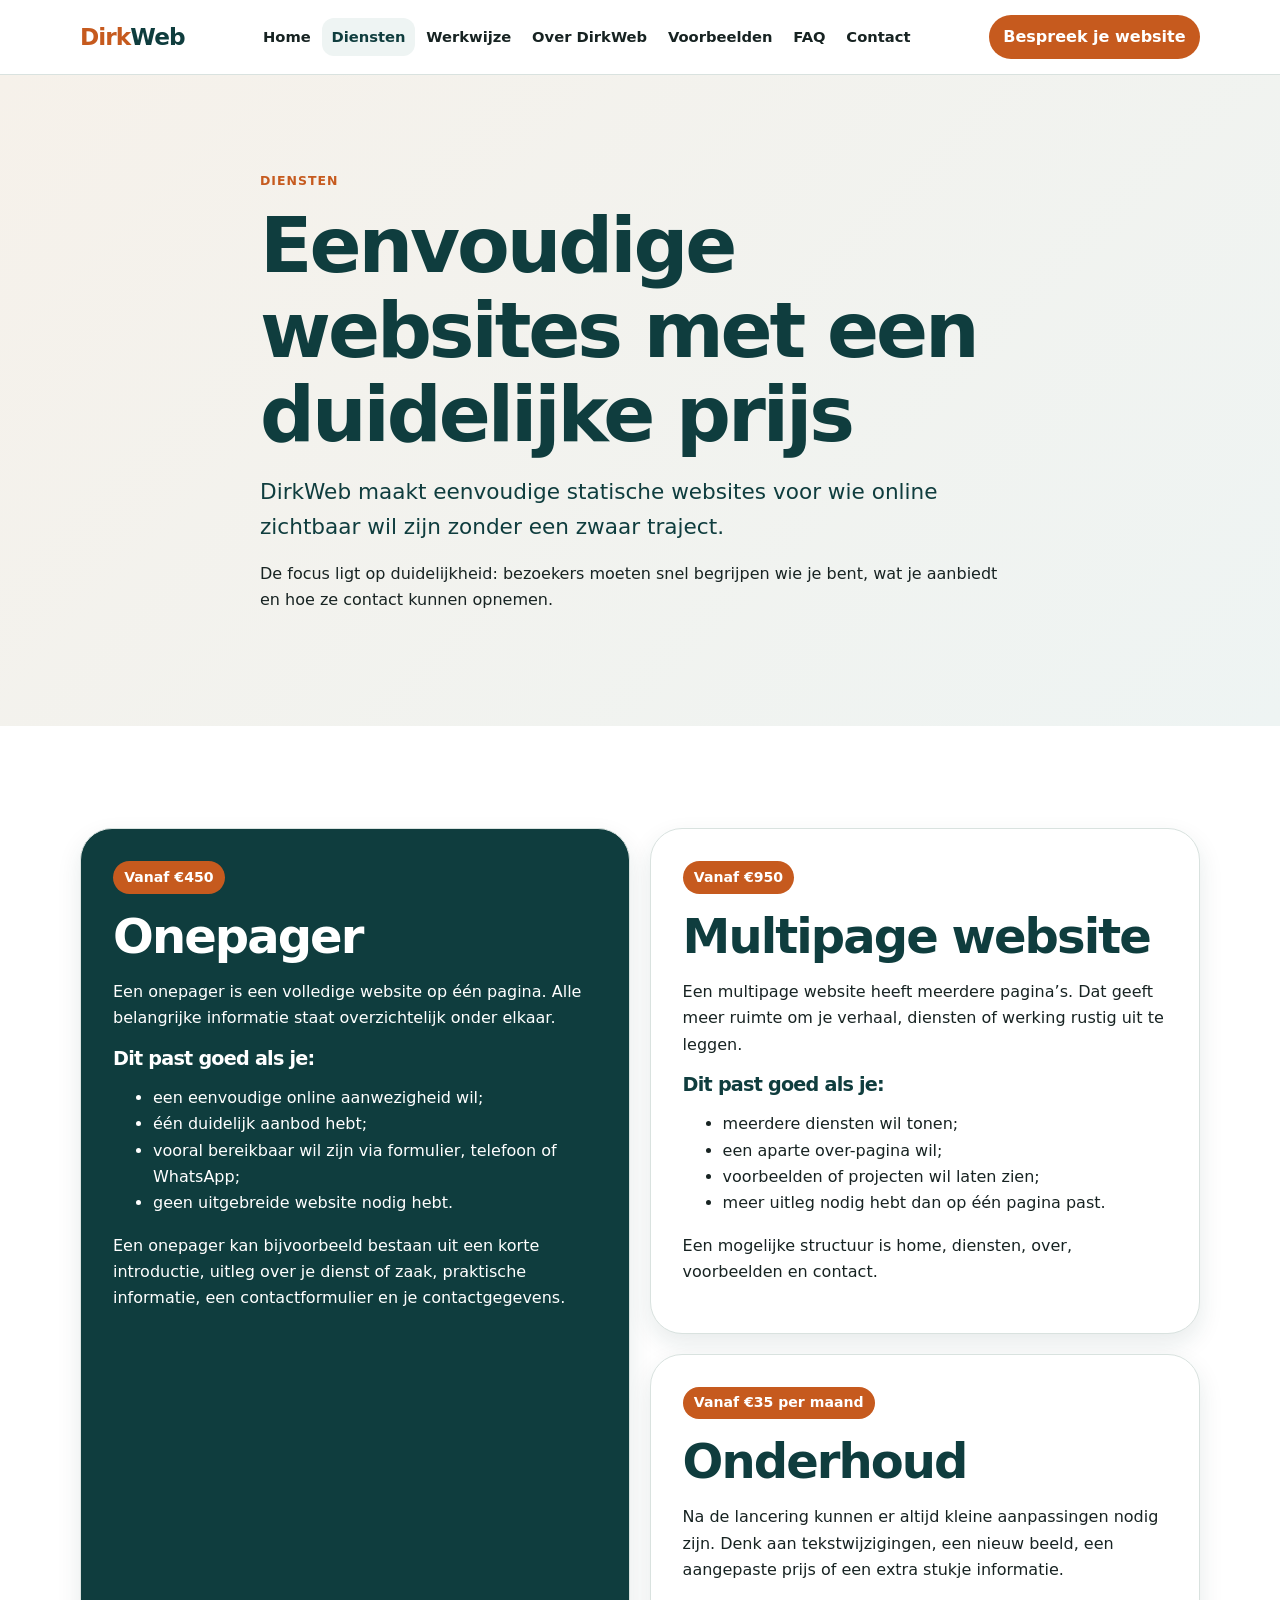
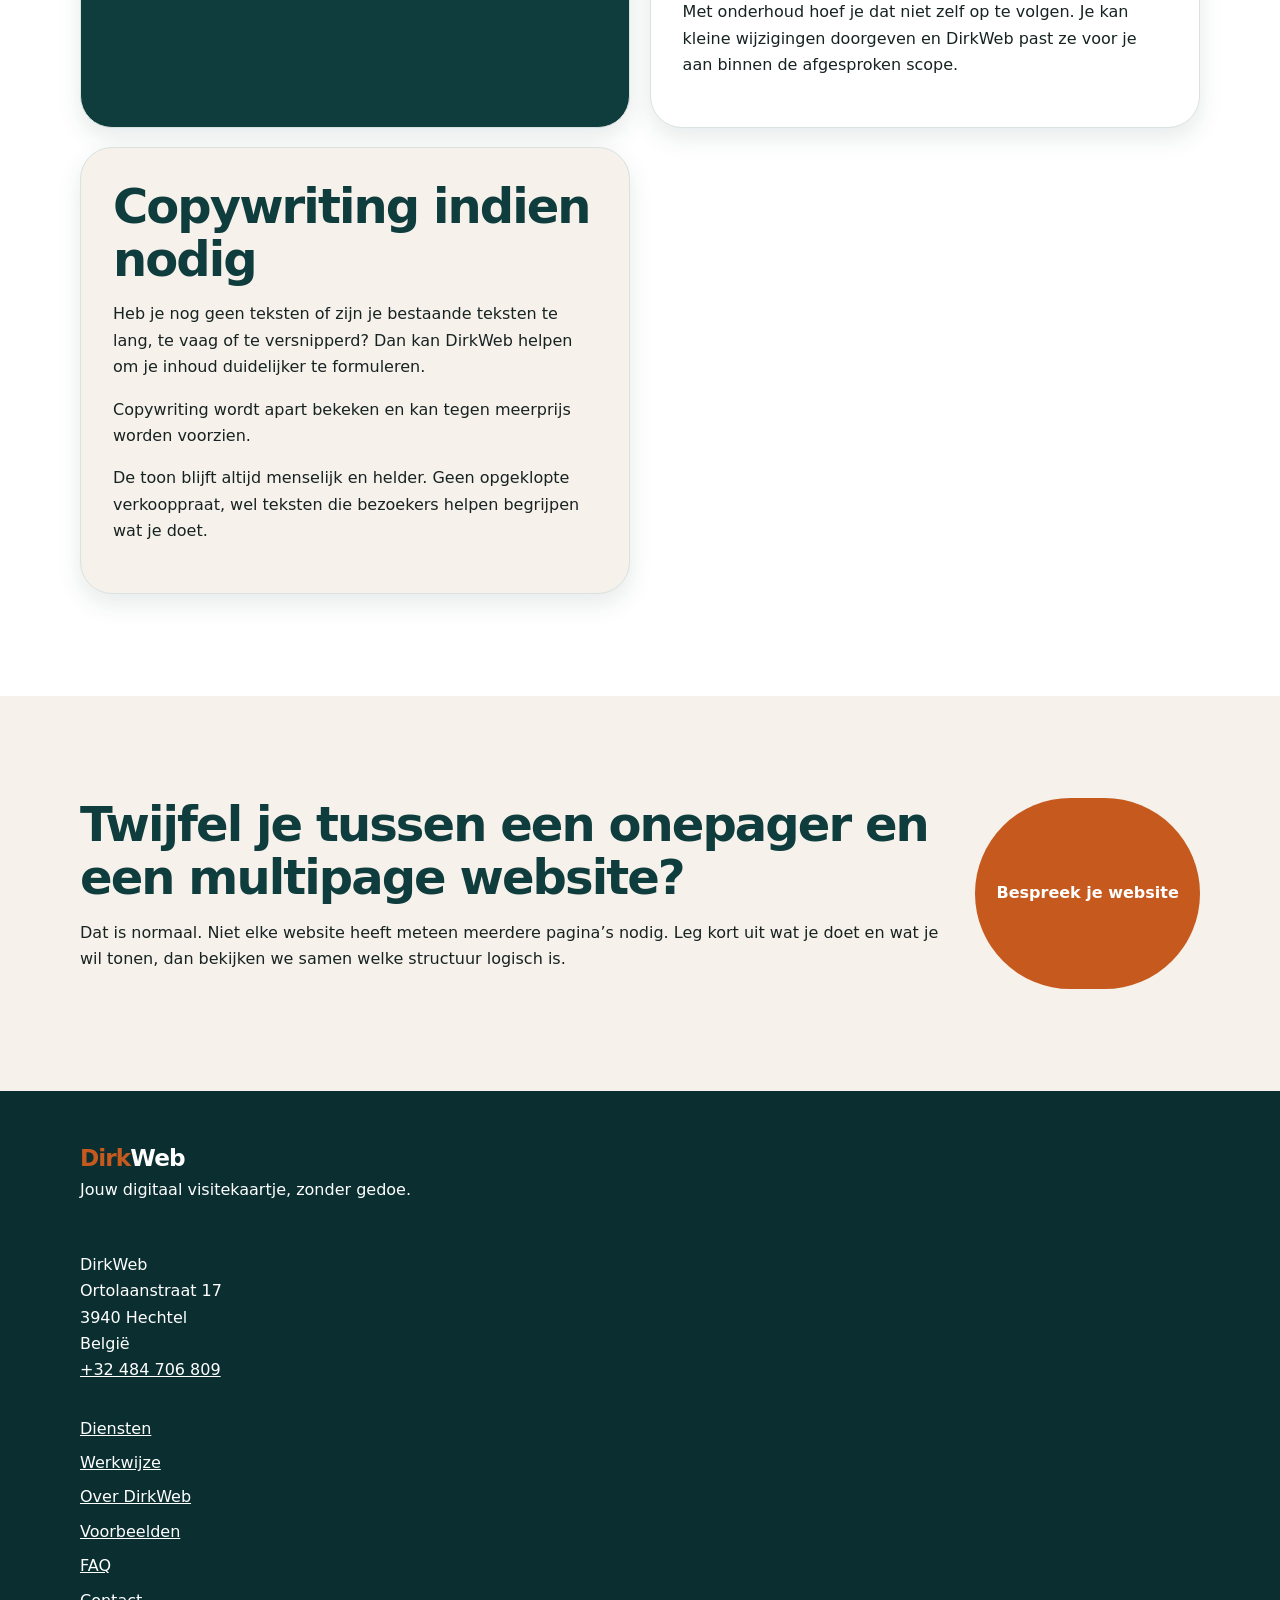
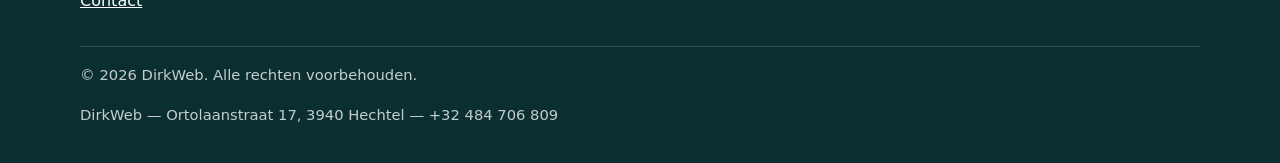
<file: services.html>
<!doctype html>
<html lang="nl-BE">
<head>
<meta charset="utf-8"><meta name="viewport" content="width=device-width, initial-scale=1">
<title>Diensten | Onepager en multipage websites | DirkWeb</title><meta name="description" content="Bekijk de diensten van DirkWeb: onepager vanaf €450, multipage website vanaf €950, onderhoud vanaf €35 per maand en copywriting indien nodig."><link rel="canonical" href="services.html">
<meta property="og:type" content="website"><meta property="og:title" content="Diensten | Onepager en multipage websites | DirkWeb"><meta property="og:description" content="Bekijk de diensten van DirkWeb: onepager vanaf €450, multipage website vanaf €950, onderhoud vanaf €35 per maand en copywriting indien nodig."><meta property="og:url" content="services.html"><meta property="og:image" content="main.jpg">
<meta name="twitter:card" content="summary_large_image"><meta name="twitter:title" content="Diensten | Onepager en multipage websites | DirkWeb"><meta name="twitter:description" content="Bekijk de diensten van DirkWeb: onepager vanaf €450, multipage website vanaf €950, onderhoud vanaf €35 per maand en copywriting indien nodig."><meta name="twitter:image" content="main.jpg">
<link rel="stylesheet" href="style.css"><script type="application/ld+json">{"@context":"https://schema.org","@type":"ProfessionalService","name":"DirkWeb","description":"Eenvoudige, moderne websites voor zelfstandigen, kleine ondernemingen en organisaties.","address":{"@type":"PostalAddress","streetAddress":"Ortolaanstraat 17","postalCode":"3940","addressLocality":"Hechtel","addressCountry":"BE"},"telephone":"+32 484 706 809","areaServed":{"@type":"Country","name":"België"}}</script>
</head>
<body><a class="skip-link" href="#main">Naar de inhoud</a>
<header class="site-header">
  <div class="container header-inner">
    <a class="wordmark" href="index.html" aria-label="DirkWeb home"><span>Dirk</span>Web</a>
    <button class="nav-toggle" type="button" aria-expanded="false" aria-controls="site-nav"><span class="sr-only">Menu openen</span><span></span><span></span><span></span></button>
    <nav class="site-nav" id="site-nav" aria-label="Hoofdnavigatie">
      <a href="index.html">Home</a><a href="services.html">Diensten</a><a href="werkwijze.html">Werkwijze</a><a href="about.html">Over DirkWeb</a><a href="voorbeelden.html">Voorbeelden</a><a href="faq.html">FAQ</a><a href="contact.html">Contact</a>
    </nav>
    <a class="header-cta" href="contact.html">Bespreek je website</a>
  </div>
</header><main id="main"><section class="page-hero"><div class="container narrow"><p class="eyebrow">Diensten</p><h1>Eenvoudige websites met een duidelijke prijs</h1><p class="lead">DirkWeb maakt eenvoudige statische websites voor wie online zichtbaar wil zijn zonder een zwaar traject.</p><p>De focus ligt op duidelijkheid: bezoekers moeten snel begrijpen wie je bent, wat je aanbiedt en hoe ze contact kunnen opnemen.</p></div></section><section class="section"><div class="container service-detail-grid"><article class="service-detail highlighted"><p class="price-pill">Vanaf €450</p><h2>Onepager</h2><p>Een onepager is een volledige website op één pagina. Alle belangrijke informatie staat overzichtelijk onder elkaar.</p><h3>Dit past goed als je:</h3><ul><li>een eenvoudige online aanwezigheid wil;</li><li>één duidelijk aanbod hebt;</li><li>vooral bereikbaar wil zijn via formulier, telefoon of WhatsApp;</li><li>geen uitgebreide website nodig hebt.</li></ul><p>Een onepager kan bijvoorbeeld bestaan uit een korte introductie, uitleg over je dienst of zaak, praktische informatie, een contactformulier en je contactgegevens.</p></article><article class="service-detail"><p class="price-pill">Vanaf €950</p><h2>Multipage website</h2><p>Een multipage website heeft meerdere pagina’s. Dat geeft meer ruimte om je verhaal, diensten of werking rustig uit te leggen.</p><h3>Dit past goed als je:</h3><ul><li>meerdere diensten wil tonen;</li><li>een aparte over-pagina wil;</li><li>voorbeelden of projecten wil laten zien;</li><li>meer uitleg nodig hebt dan op één pagina past.</li></ul><p>Een mogelijke structuur is home, diensten, over, voorbeelden en contact.</p></article><article class="service-detail"><p class="price-pill">Vanaf €35 per maand</p><h2>Onderhoud</h2><p>Na de lancering kunnen er altijd kleine aanpassingen nodig zijn. Denk aan tekstwijzigingen, een nieuw beeld, een aangepaste prijs of een extra stukje informatie.</p><p>Met onderhoud hoef je dat niet zelf op te volgen. Je kan kleine wijzigingen doorgeven en DirkWeb past ze voor je aan binnen de afgesproken scope.</p></article><article class="service-detail muted"><h2>Copywriting indien nodig</h2><p>Heb je nog geen teksten of zijn je bestaande teksten te lang, te vaag of te versnipperd? Dan kan DirkWeb helpen om je inhoud duidelijker te formuleren.</p><p>Copywriting wordt apart bekeken en kan tegen meerprijs worden voorzien.</p><p>De toon blijft altijd menselijk en helder. Geen opgeklopte verkooppraat, wel teksten die bezoekers helpen begrijpen wat je doet.</p></article></div></section><section class="section section-warm"><div class="container cta-inline"><div><h2>Twijfel je tussen een onepager en een multipage website?</h2><p>Dat is normaal. Niet elke website heeft meteen meerdere pagina’s nodig. Leg kort uit wat je doet en wat je wil tonen, dan bekijken we samen welke structuur logisch is.</p></div><a class="btn btn-primary" href="contact.html">Bespreek je website</a></div></section></main><footer class="site-footer">
  <div class="container footer-grid">
    <div><a class="wordmark footer-wordmark" href="index.html"><span>Dirk</span>Web</a><p>Jouw digitaal visitekaartje, zonder gedoe.</p></div>
    <address>DirkWeb<br>Ortolaanstraat 17<br>3940 Hechtel<br>België<br><a href="tel:+32484706809">+32 484 706 809</a></address>
    <nav aria-label="Footer navigatie"><a href="services.html">Diensten</a><a href="werkwijze.html">Werkwijze</a><a href="about.html">Over DirkWeb</a><a href="voorbeelden.html">Voorbeelden</a><a href="faq.html">FAQ</a><a href="contact.html">Contact</a></nav>
  </div>
  <div class="container footer-bottom"><p>© <span class="js-year"></span> DirkWeb. Alle rechten voorbehouden.</p><p>DirkWeb — Ortolaanstraat 17, 3940 Hechtel — +32 484 706 809</p></div>
</footer>
<a class="mobile-whatsapp js-whatsapp" href="#" aria-label="Stuur een WhatsApp-bericht">WhatsApp</a>
<script src="script.js" defer></script></body></html>
</file>
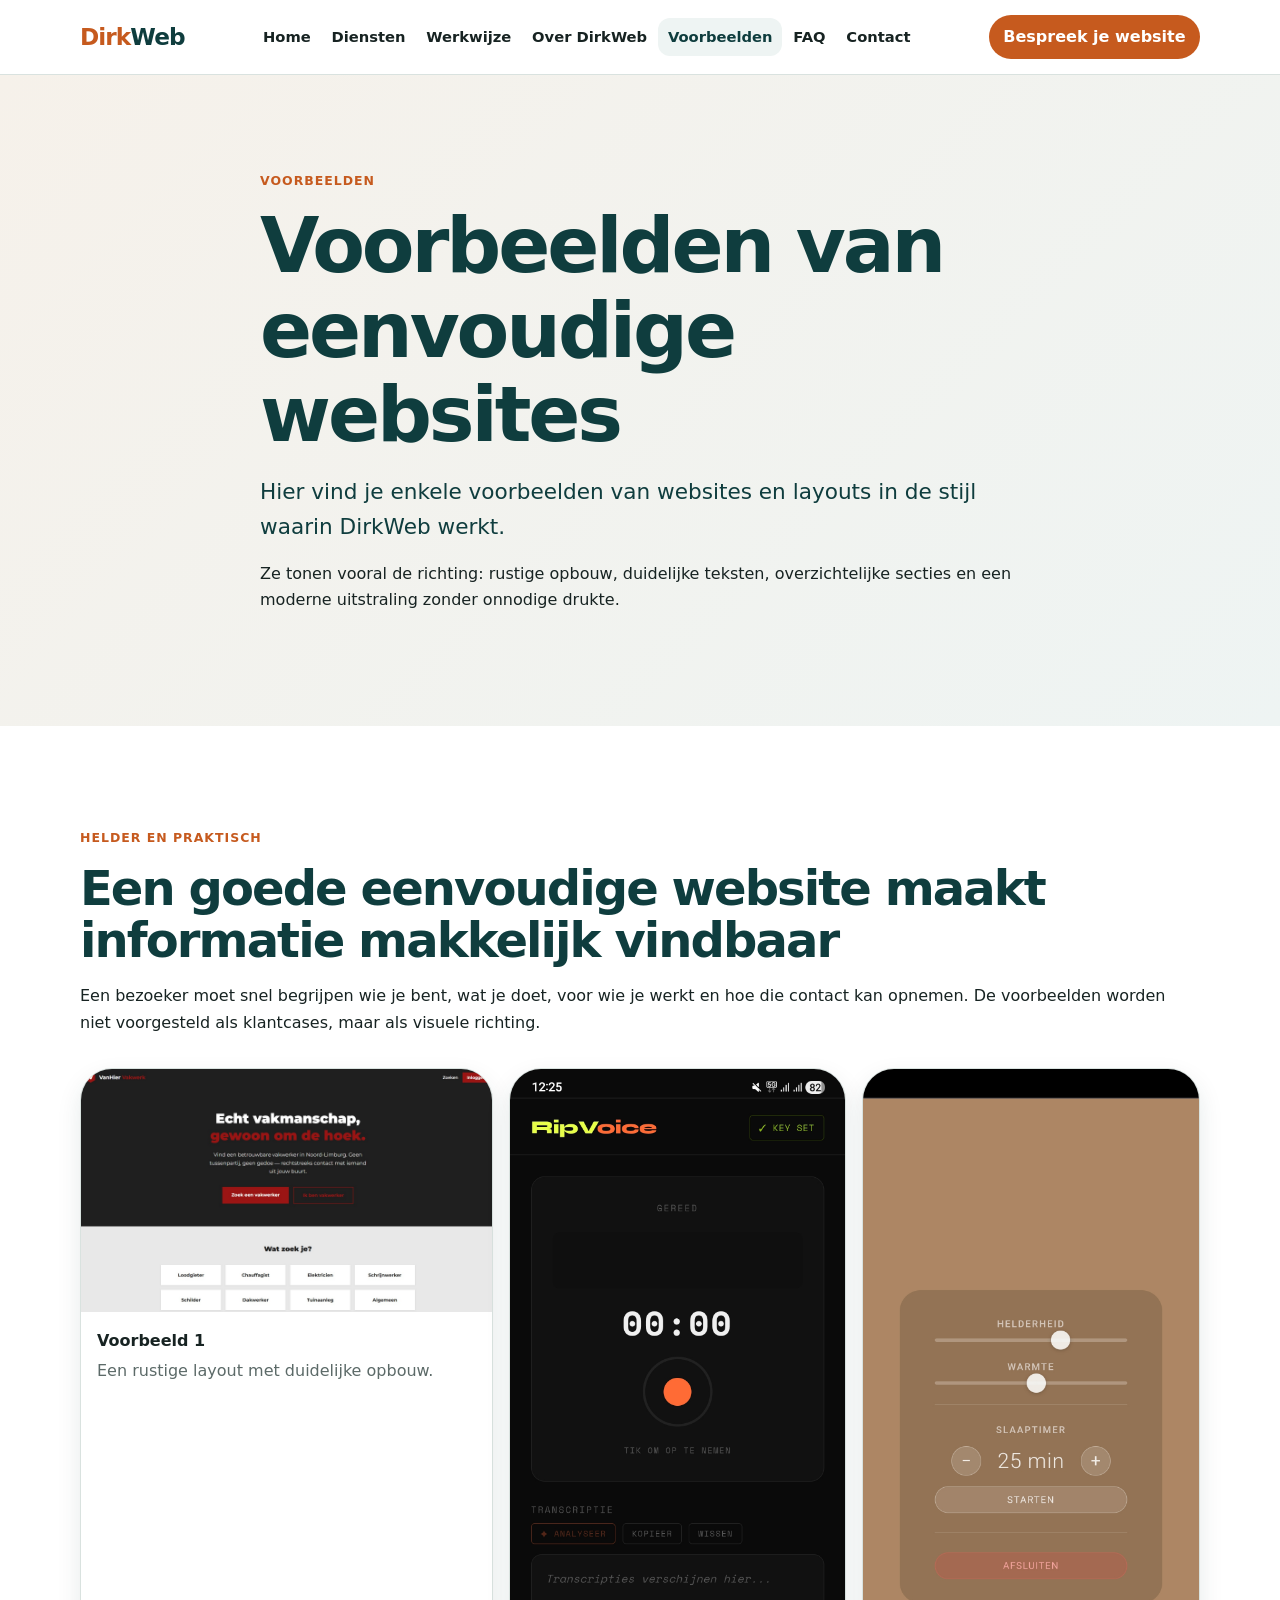
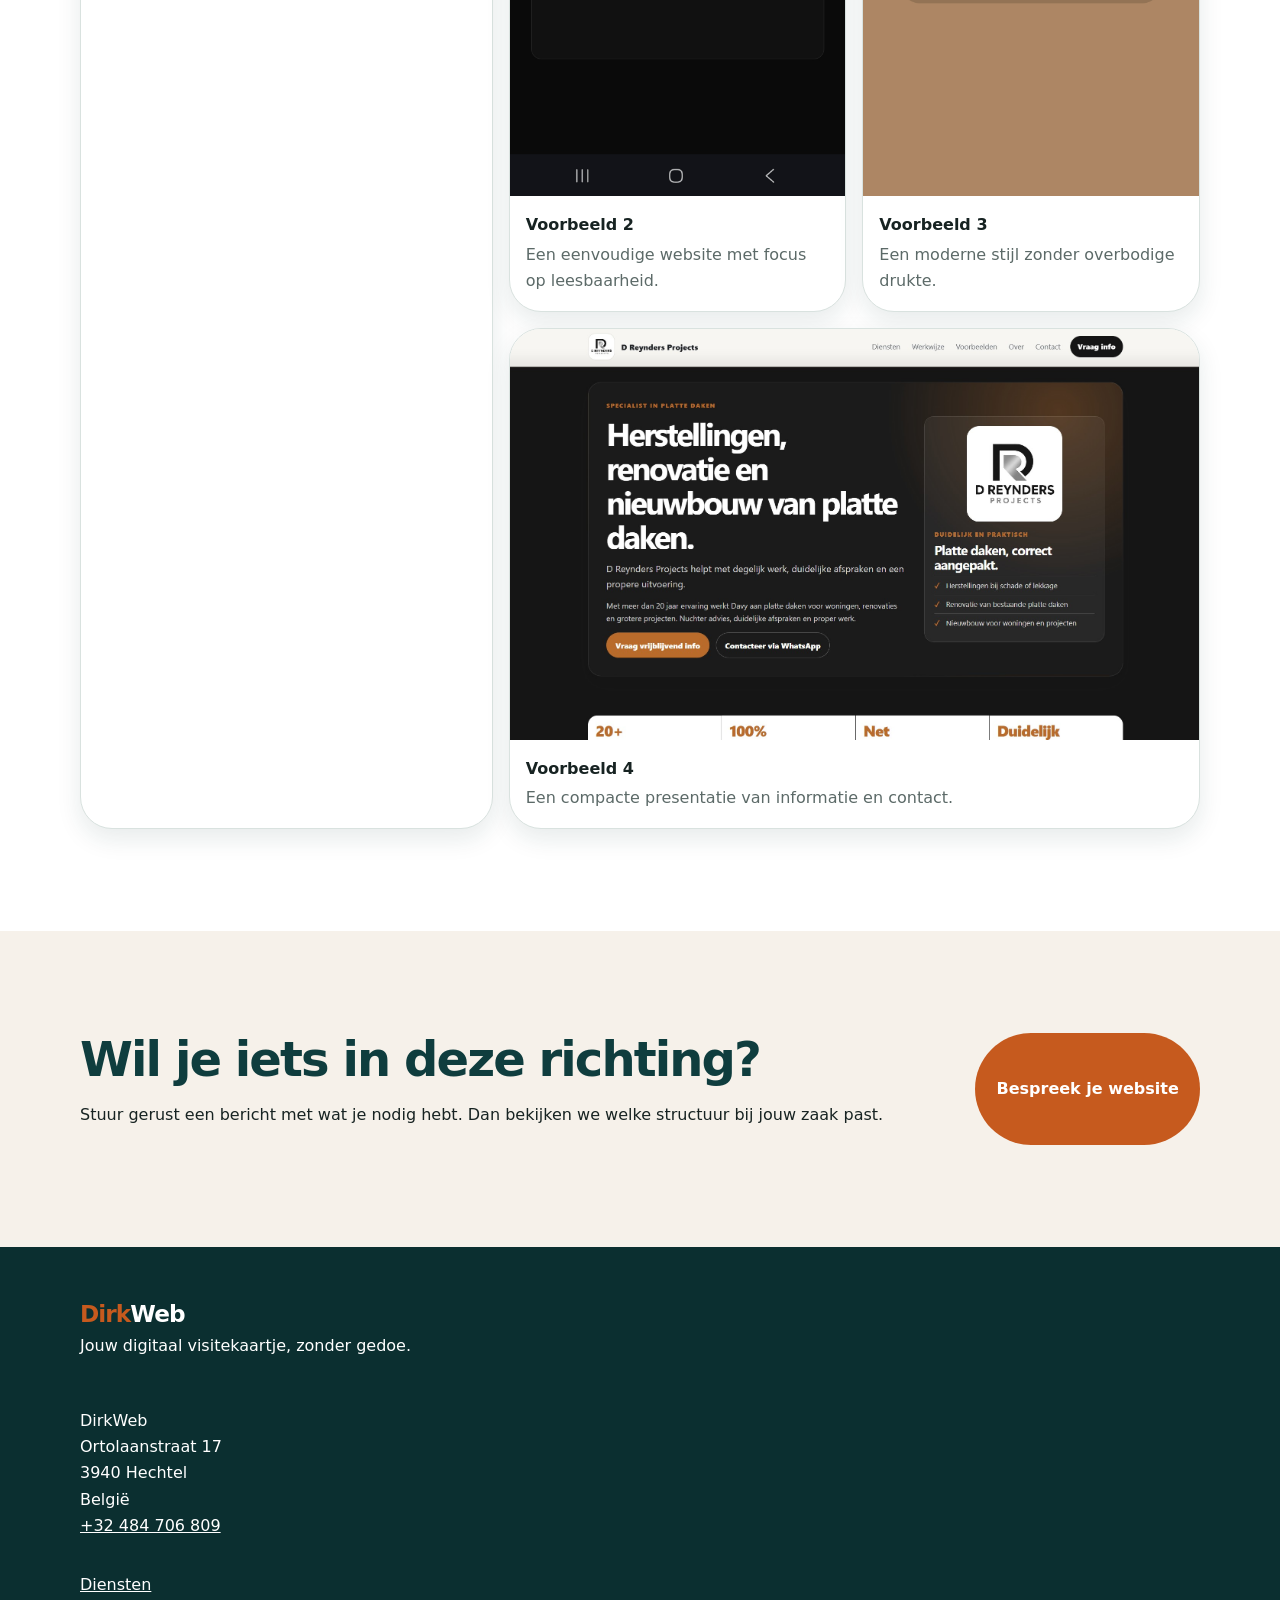
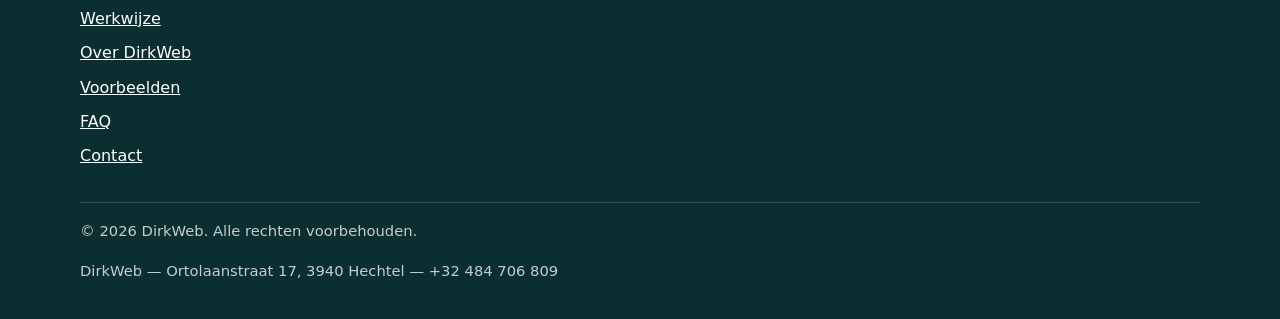
<file: voorbeelden.html>
<!doctype html>
<html lang="nl-BE">
<head>
<meta charset="utf-8"><meta name="viewport" content="width=device-width, initial-scale=1">
<title>Voorbeelden | Eenvoudige websites en layouts | DirkWeb</title><meta name="description" content="Bekijk voorbeelden van eenvoudige websites en layouts in de stijl van DirkWeb: helder, rustig en praktisch opgebouwd."><link rel="canonical" href="voorbeelden.html">
<meta property="og:type" content="website"><meta property="og:title" content="Voorbeelden | Eenvoudige websites en layouts | DirkWeb"><meta property="og:description" content="Bekijk voorbeelden van eenvoudige websites en layouts in de stijl van DirkWeb: helder, rustig en praktisch opgebouwd."><meta property="og:url" content="voorbeelden.html"><meta property="og:image" content="vb1.jpg">
<meta name="twitter:card" content="summary_large_image"><meta name="twitter:title" content="Voorbeelden | Eenvoudige websites en layouts | DirkWeb"><meta name="twitter:description" content="Bekijk voorbeelden van eenvoudige websites en layouts in de stijl van DirkWeb: helder, rustig en praktisch opgebouwd."><meta name="twitter:image" content="vb1.jpg">
<link rel="stylesheet" href="style.css"><script type="application/ld+json">{"@context":"https://schema.org","@type":"ProfessionalService","name":"DirkWeb","description":"Eenvoudige, moderne websites voor zelfstandigen, kleine ondernemingen en organisaties.","address":{"@type":"PostalAddress","streetAddress":"Ortolaanstraat 17","postalCode":"3940","addressLocality":"Hechtel","addressCountry":"BE"},"telephone":"+32 484 706 809","areaServed":{"@type":"Country","name":"België"}}</script>
</head>
<body><a class="skip-link" href="#main">Naar de inhoud</a>
<header class="site-header">
  <div class="container header-inner">
    <a class="wordmark" href="index.html" aria-label="DirkWeb home"><span>Dirk</span>Web</a>
    <button class="nav-toggle" type="button" aria-expanded="false" aria-controls="site-nav"><span class="sr-only">Menu openen</span><span></span><span></span><span></span></button>
    <nav class="site-nav" id="site-nav" aria-label="Hoofdnavigatie">
      <a href="index.html">Home</a><a href="services.html">Diensten</a><a href="werkwijze.html">Werkwijze</a><a href="about.html">Over DirkWeb</a><a href="voorbeelden.html">Voorbeelden</a><a href="faq.html">FAQ</a><a href="contact.html">Contact</a>
    </nav>
    <a class="header-cta" href="contact.html">Bespreek je website</a>
  </div>
</header><main id="main"><section class="page-hero examples-hero"><div class="container narrow"><p class="eyebrow">Voorbeelden</p><h1>Voorbeelden van eenvoudige websites</h1><p class="lead">Hier vind je enkele voorbeelden van websites en layouts in de stijl waarin DirkWeb werkt.</p><p>Ze tonen vooral de richting: rustige opbouw, duidelijke teksten, overzichtelijke secties en een moderne uitstraling zonder onnodige drukte.</p></div></section><section class="section"><div class="container"><div class="section-heading narrow-left"><p class="section-kicker">Helder en praktisch</p><h2>Een goede eenvoudige website maakt informatie makkelijk vindbaar</h2><p>Een bezoeker moet snel begrijpen wie je bent, wat je doet, voor wie je werkt en hoe die contact kan opnemen. De voorbeelden worden niet voorgesteld als klantcases, maar als visuele richting.</p></div><div class="example-grid"><figure class="example-card tall"><img src="vb1.jpg" alt="Voorbeeld van een rustige layout met duidelijke opbouw" data-fallback="true"><figcaption><strong>Voorbeeld 1</strong><span>Een rustige layout met duidelijke opbouw.</span></figcaption></figure><figure class="example-card"><img src="vb2.jpg" alt="Voorbeeld van een eenvoudige website met focus op leesbaarheid" data-fallback="true"><figcaption><strong>Voorbeeld 2</strong><span>Een eenvoudige website met focus op leesbaarheid.</span></figcaption></figure><figure class="example-card"><img src="vb3.jpg" alt="Voorbeeld van een moderne stijl zonder overbodige drukte" data-fallback="true"><figcaption><strong>Voorbeeld 3</strong><span>Een moderne stijl zonder overbodige drukte.</span></figcaption></figure><figure class="example-card wide"><img src="vb4.jpg" alt="Voorbeeld van een compacte presentatie van informatie en contact" data-fallback="true"><figcaption><strong>Voorbeeld 4</strong><span>Een compacte presentatie van informatie en contact.</span></figcaption></figure></div></div></section><section class="section section-warm"><div class="container cta-inline"><div><h2>Wil je iets in deze richting?</h2><p>Stuur gerust een bericht met wat je nodig hebt. Dan bekijken we welke structuur bij jouw zaak past.</p></div><a class="btn btn-primary" href="contact.html">Bespreek je website</a></div></section></main><footer class="site-footer">
  <div class="container footer-grid">
    <div><a class="wordmark footer-wordmark" href="index.html"><span>Dirk</span>Web</a><p>Jouw digitaal visitekaartje, zonder gedoe.</p></div>
    <address>DirkWeb<br>Ortolaanstraat 17<br>3940 Hechtel<br>België<br><a href="tel:+32484706809">+32 484 706 809</a></address>
    <nav aria-label="Footer navigatie"><a href="services.html">Diensten</a><a href="werkwijze.html">Werkwijze</a><a href="about.html">Over DirkWeb</a><a href="voorbeelden.html">Voorbeelden</a><a href="faq.html">FAQ</a><a href="contact.html">Contact</a></nav>
  </div>
  <div class="container footer-bottom"><p>© <span class="js-year"></span> DirkWeb. Alle rechten voorbehouden.</p><p>DirkWeb — Ortolaanstraat 17, 3940 Hechtel — +32 484 706 809</p></div>
</footer>
<a class="mobile-whatsapp js-whatsapp" href="#" aria-label="Stuur een WhatsApp-bericht">WhatsApp</a>
<script src="script.js" defer></script></body></html>
</file>
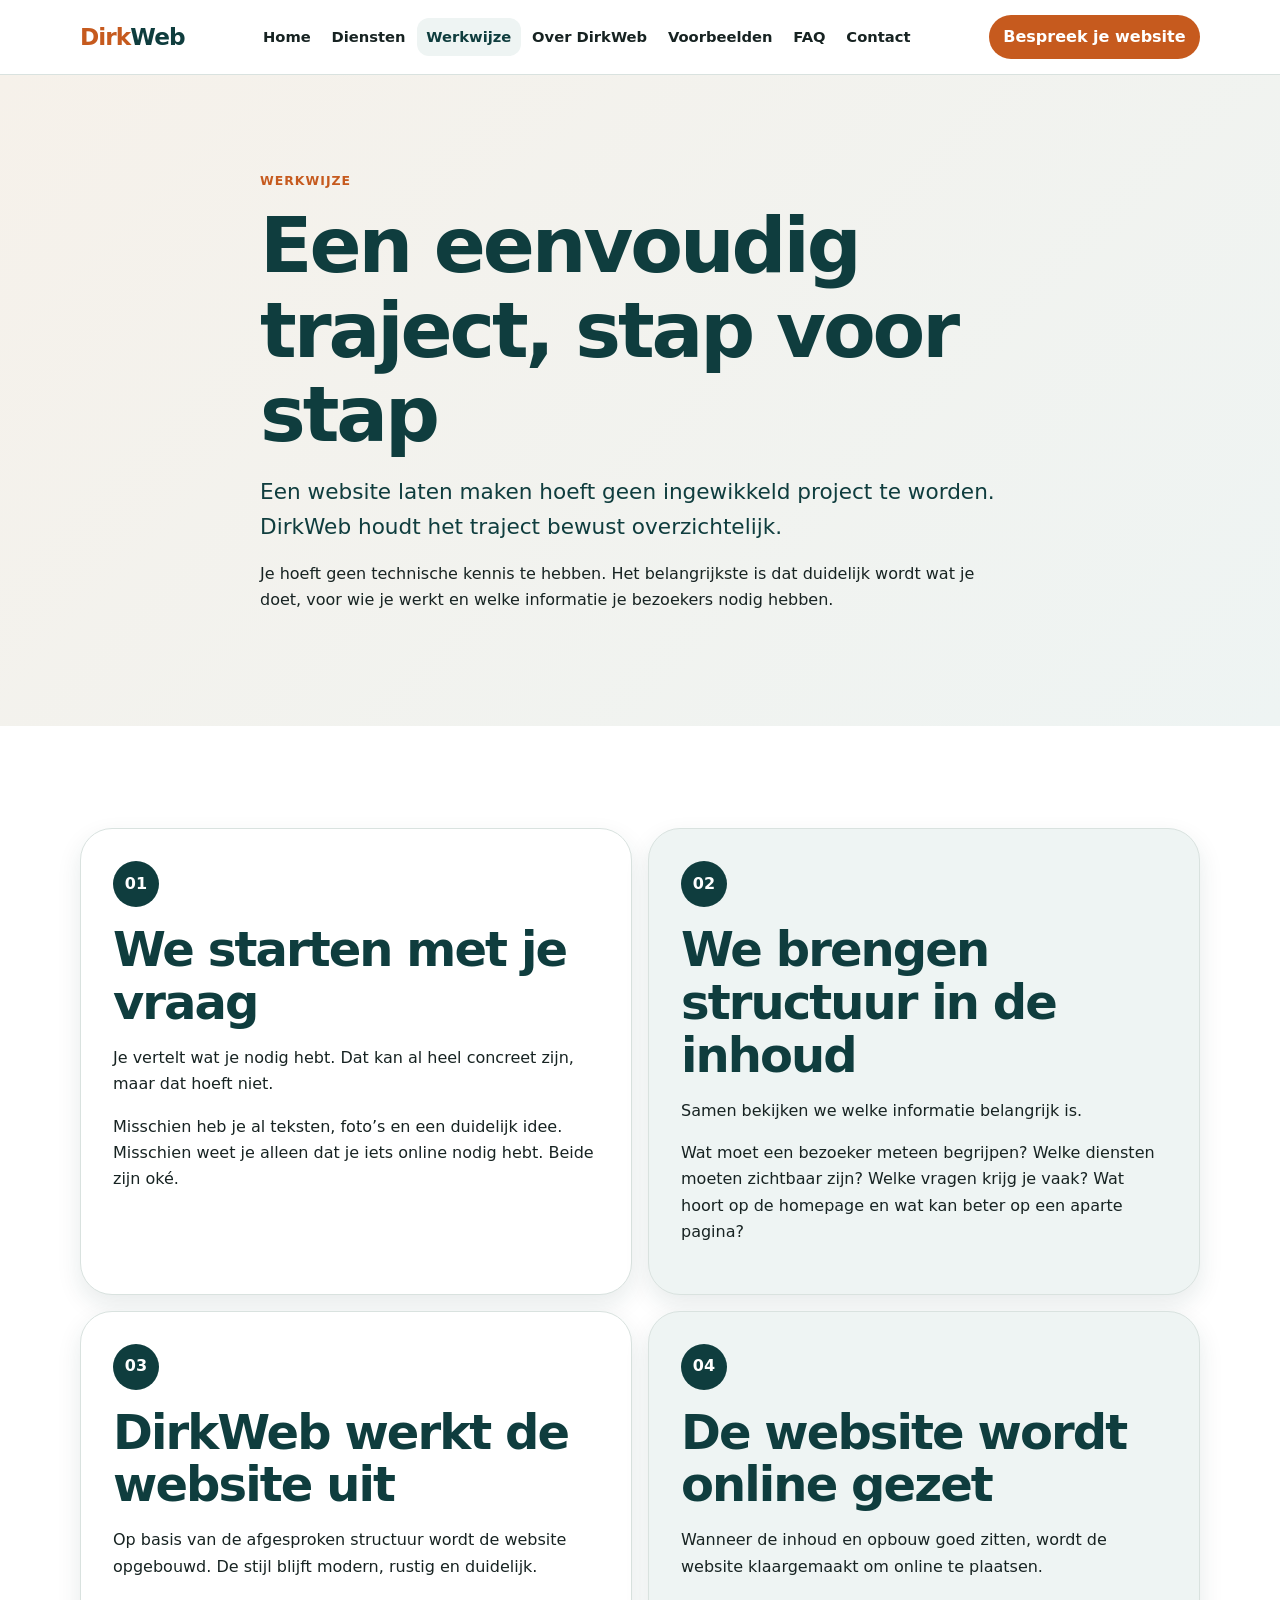
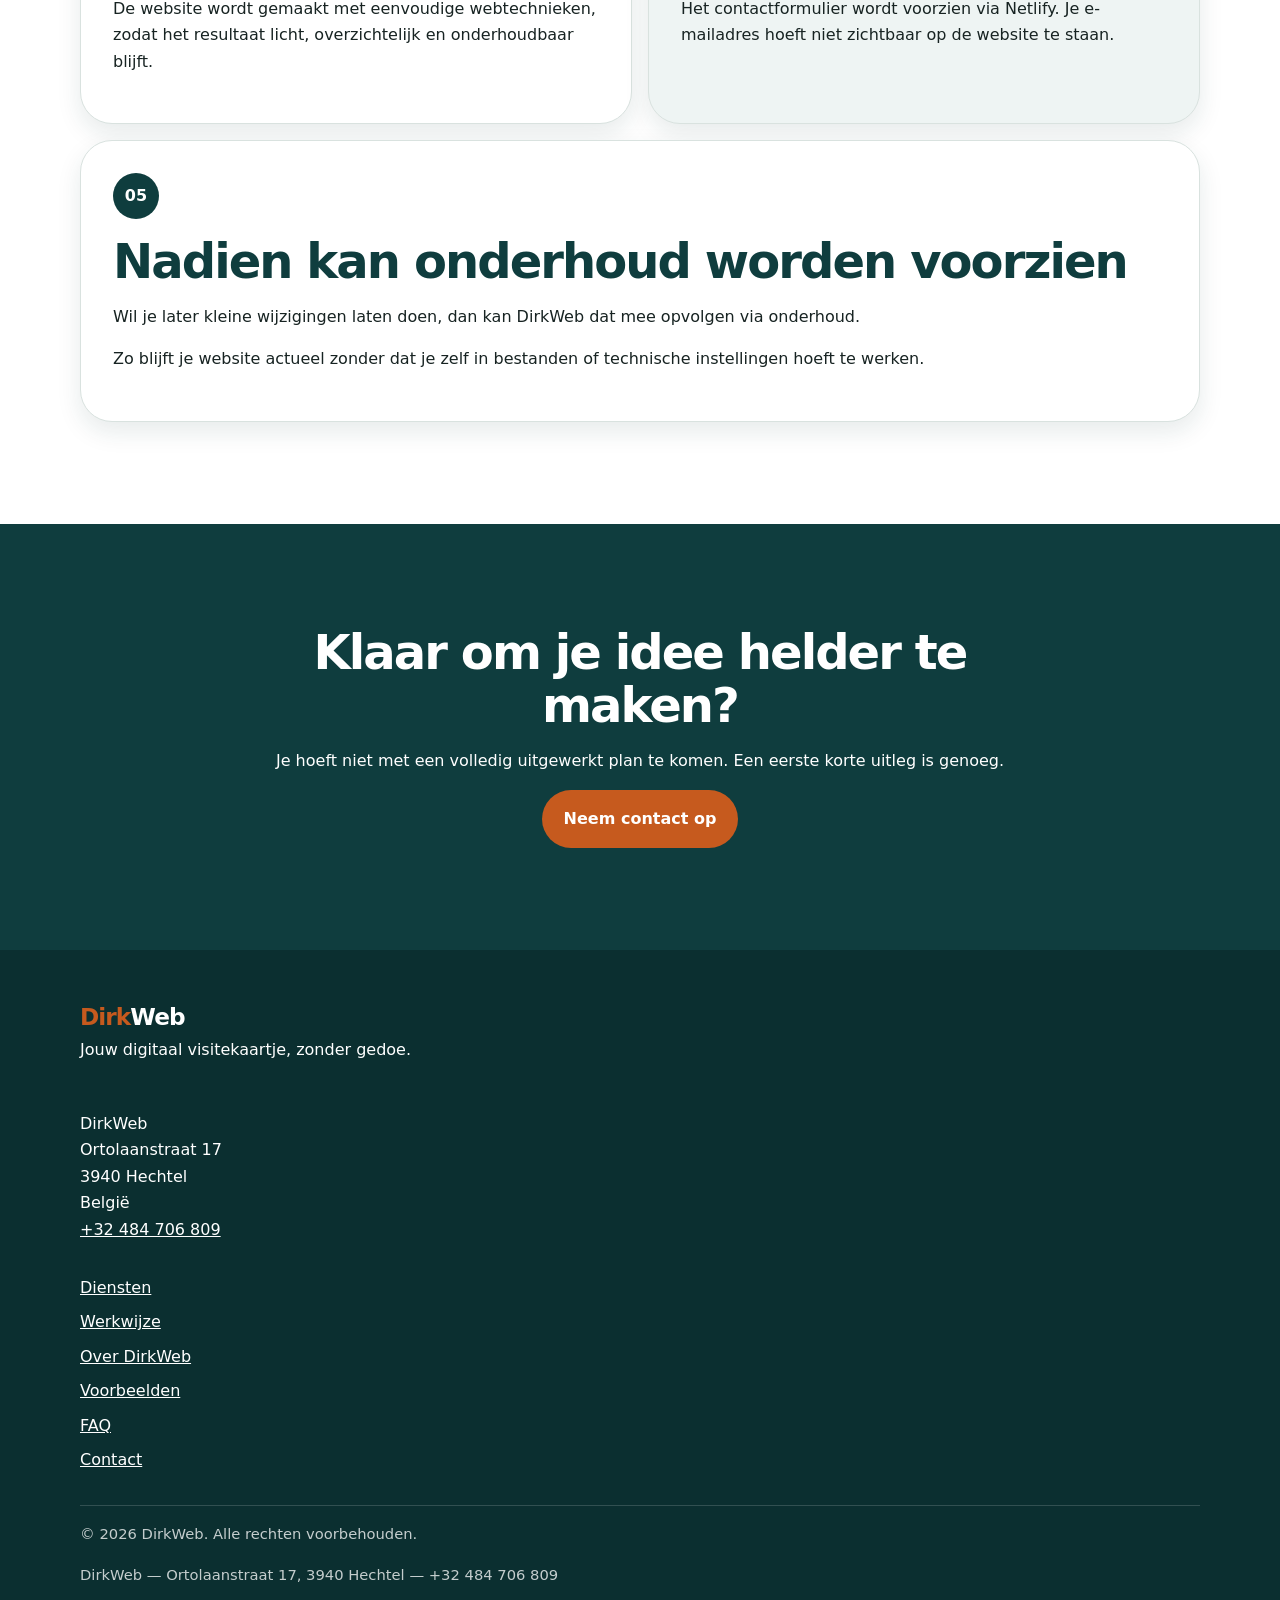
<file: werkwijze.html>
<!doctype html>
<html lang="nl-BE">
<head>
<meta charset="utf-8"><meta name="viewport" content="width=device-width, initial-scale=1">
<title>Werkwijze | Zo maakt DirkWeb eenvoudige websites</title><meta name="description" content="Ontdek hoe DirkWeb stap voor stap werkt: van je eerste vraag en inhoudsstructuur tot een eenvoudige website die klaar is om online te gaan."><link rel="canonical" href="werkwijze.html">
<meta property="og:type" content="website"><meta property="og:title" content="Werkwijze | Zo maakt DirkWeb eenvoudige websites"><meta property="og:description" content="Ontdek hoe DirkWeb stap voor stap werkt: van je eerste vraag en inhoudsstructuur tot een eenvoudige website die klaar is om online te gaan."><meta property="og:url" content="werkwijze.html"><meta property="og:image" content="main.jpg">
<meta name="twitter:card" content="summary_large_image"><meta name="twitter:title" content="Werkwijze | Zo maakt DirkWeb eenvoudige websites"><meta name="twitter:description" content="Ontdek hoe DirkWeb stap voor stap werkt: van je eerste vraag en inhoudsstructuur tot een eenvoudige website die klaar is om online te gaan."><meta name="twitter:image" content="main.jpg">
<link rel="stylesheet" href="style.css"><script type="application/ld+json">{"@context":"https://schema.org","@type":"ProfessionalService","name":"DirkWeb","description":"Eenvoudige, moderne websites voor zelfstandigen, kleine ondernemingen en organisaties.","address":{"@type":"PostalAddress","streetAddress":"Ortolaanstraat 17","postalCode":"3940","addressLocality":"Hechtel","addressCountry":"BE"},"telephone":"+32 484 706 809","areaServed":{"@type":"Country","name":"België"}}</script>
</head>
<body><a class="skip-link" href="#main">Naar de inhoud</a>
<header class="site-header">
  <div class="container header-inner">
    <a class="wordmark" href="index.html" aria-label="DirkWeb home"><span>Dirk</span>Web</a>
    <button class="nav-toggle" type="button" aria-expanded="false" aria-controls="site-nav"><span class="sr-only">Menu openen</span><span></span><span></span><span></span></button>
    <nav class="site-nav" id="site-nav" aria-label="Hoofdnavigatie">
      <a href="index.html">Home</a><a href="services.html">Diensten</a><a href="werkwijze.html">Werkwijze</a><a href="about.html">Over DirkWeb</a><a href="voorbeelden.html">Voorbeelden</a><a href="faq.html">FAQ</a><a href="contact.html">Contact</a>
    </nav>
    <a class="header-cta" href="contact.html">Bespreek je website</a>
  </div>
</header><main id="main"><section class="page-hero process-hero"><div class="container narrow"><p class="eyebrow">Werkwijze</p><h1>Een eenvoudig traject, stap voor stap</h1><p class="lead">Een website laten maken hoeft geen ingewikkeld project te worden. DirkWeb houdt het traject bewust overzichtelijk.</p><p>Je hoeft geen technische kennis te hebben. Het belangrijkste is dat duidelijk wordt wat je doet, voor wie je werkt en welke informatie je bezoekers nodig hebben.</p></div></section><section class="section"><div class="container timeline"><article><span>01</span><h2>We starten met je vraag</h2><p>Je vertelt wat je nodig hebt. Dat kan al heel concreet zijn, maar dat hoeft niet.</p><p>Misschien heb je al teksten, foto’s en een duidelijk idee. Misschien weet je alleen dat je iets online nodig hebt. Beide zijn oké.</p></article><article><span>02</span><h2>We brengen structuur in de inhoud</h2><p>Samen bekijken we welke informatie belangrijk is.</p><p>Wat moet een bezoeker meteen begrijpen? Welke diensten moeten zichtbaar zijn? Welke vragen krijg je vaak? Wat hoort op de homepage en wat kan beter op een aparte pagina?</p></article><article><span>03</span><h2>DirkWeb werkt de website uit</h2><p>Op basis van de afgesproken structuur wordt de website opgebouwd. De stijl blijft modern, rustig en duidelijk.</p><p>De website wordt gemaakt met eenvoudige webtechnieken, zodat het resultaat licht, overzichtelijk en onderhoudbaar blijft.</p></article><article><span>04</span><h2>De website wordt online gezet</h2><p>Wanneer de inhoud en opbouw goed zitten, wordt de website klaargemaakt om online te plaatsen.</p><p>Het contactformulier wordt voorzien via Netlify. Je e-mailadres hoeft niet zichtbaar op de website te staan.</p></article><article><span>05</span><h2>Nadien kan onderhoud worden voorzien</h2><p>Wil je later kleine wijzigingen laten doen, dan kan DirkWeb dat mee opvolgen via onderhoud.</p><p>Zo blijft je website actueel zonder dat je zelf in bestanden of technische instellingen hoeft te werken.</p></article></div></section><section class="section final-cta"><div class="container cta-box"><h2>Klaar om je idee helder te maken?</h2><p>Je hoeft niet met een volledig uitgewerkt plan te komen. Een eerste korte uitleg is genoeg.</p><a class="btn btn-primary" href="contact.html">Neem contact op</a></div></section></main><footer class="site-footer">
  <div class="container footer-grid">
    <div><a class="wordmark footer-wordmark" href="index.html"><span>Dirk</span>Web</a><p>Jouw digitaal visitekaartje, zonder gedoe.</p></div>
    <address>DirkWeb<br>Ortolaanstraat 17<br>3940 Hechtel<br>België<br><a href="tel:+32484706809">+32 484 706 809</a></address>
    <nav aria-label="Footer navigatie"><a href="services.html">Diensten</a><a href="werkwijze.html">Werkwijze</a><a href="about.html">Over DirkWeb</a><a href="voorbeelden.html">Voorbeelden</a><a href="faq.html">FAQ</a><a href="contact.html">Contact</a></nav>
  </div>
  <div class="container footer-bottom"><p>© <span class="js-year"></span> DirkWeb. Alle rechten voorbehouden.</p><p>DirkWeb — Ortolaanstraat 17, 3940 Hechtel — +32 484 706 809</p></div>
</footer>
<a class="mobile-whatsapp js-whatsapp" href="#" aria-label="Stuur een WhatsApp-bericht">WhatsApp</a>
<script src="script.js" defer></script></body></html>
</file>
<file: style.css>
:root{--color-teal-900:#0f3d3e;--color-teal-700:#1f6f6b;--color-teal-100:#eef4f3;--color-orange:#c65a1e;--color-orange-dark:#9e4313;--color-sand:#f6f1ea;--color-text:#172322;--color-muted:#5c6a68;--color-border:#d9e2df;--color-white:#fff;--color-whatsapp:#168c46;--shadow-soft:0 18px 50px rgba(15,61,62,.12);--shadow-small:0 10px 24px rgba(15,61,62,.1);--radius-small:.8rem;--radius-medium:1.25rem;--radius-large:2rem;--container:1120px;--space-section:clamp(4rem,8vw,7rem);--font-system:system-ui,-apple-system,BlinkMacSystemFont,"Segoe UI",sans-serif}*{box-sizing:border-box}html{scroll-behavior:smooth}body{margin:0;font-family:var(--font-system);color:var(--color-text);background:#fff;line-height:1.65}img{max-width:100%;display:block}a{color:inherit}.container{width:min(calc(100% - 2rem),var(--container));margin-inline:auto}.narrow{width:min(calc(100% - 2rem),760px)}.skip-link{position:absolute;left:1rem;top:1rem;z-index:100;transform:translateY(-140%);background:var(--color-text);color:#fff;padding:.75rem 1rem;border-radius:999px}.skip-link:focus{transform:translateY(0)}.sr-only{position:absolute;width:1px;height:1px;overflow:hidden;clip:rect(0 0 0 0)}.site-header{position:sticky;top:0;z-index:50;background:rgba(255,255,255,.94);border-bottom:1px solid var(--color-border);backdrop-filter:blur(16px)}.header-inner{min-height:74px;display:flex;align-items:center;gap:1rem;justify-content:space-between}.wordmark{font-weight:850;letter-spacing:-.04em;font-size:1.45rem;text-decoration:none;color:var(--color-teal-900);white-space:nowrap}.wordmark span{color:var(--color-orange)}.site-nav{position:fixed;inset:74px 1rem auto 1rem;display:none;flex-direction:column;gap:.25rem;padding:1rem;background:#fff;border:1px solid var(--color-border);border-radius:var(--radius-medium);box-shadow:var(--shadow-soft)}.site-nav.is-open{display:flex}.site-nav a{text-decoration:none;font-weight:700;padding:.7rem .8rem;border-radius:.75rem}.site-nav a:hover,.site-nav a:focus-visible,.site-nav a.is-active{background:var(--color-teal-100);color:var(--color-teal-900)}.header-cta{display:none}.nav-toggle{display:inline-flex;width:44px;height:44px;flex-direction:column;justify-content:center;gap:5px;border:1px solid var(--color-border);background:#fff;border-radius:999px;cursor:pointer}.nav-toggle span:not(.sr-only){width:18px;height:2px;background:var(--color-teal-900);margin-inline:auto;border-radius:999px}.hero,.page-hero{position:relative;overflow:hidden;background:linear-gradient(135deg,var(--color-sand),var(--color-teal-100));padding:clamp(3rem,8vw,6rem) 0}.hero-grid{display:grid;gap:2.5rem;align-items:center}.eyebrow,.section-kicker{margin:0 0 .8rem;color:var(--color-orange);font-weight:850;letter-spacing:.08em;text-transform:uppercase;font-size:.78rem}.light{color:#ffbd8c}h1,h2,h3{line-height:1.1;color:var(--color-teal-900);margin:0 0 1rem;letter-spacing:-.04em}h1{font-size:clamp(2.4rem,7vw,4.8rem)}h2{font-size:clamp(1.75rem,4vw,3rem)}h3{font-size:1.2rem}p{margin:0 0 1rem}.lead{font-size:clamp(1.12rem,2vw,1.35rem);color:var(--color-teal-900)}.actions{display:flex;flex-wrap:wrap;gap:.85rem;margin-top:1.5rem}.center{justify-content:center}.btn{display:inline-flex;align-items:center;justify-content:center;min-height:48px;padding:.85rem 1.2rem;border-radius:999px;text-decoration:none;font-weight:850;border:2px solid transparent;cursor:pointer;transition:transform .18s,background .18s}.btn:hover,.btn:focus-visible{transform:translateY(-2px)}.btn-primary{background:var(--color-orange);color:#fff}.btn-primary:hover{background:var(--color-orange-dark)}.btn-secondary{background:#fff;color:var(--color-teal-900);border-color:rgba(15,61,62,.22)}.btn-whatsapp{background:var(--color-whatsapp);color:#fff}.microcopy,.note,.form-note{color:var(--color-muted);font-size:.95rem}.hero-visual{position:relative}.portrait-wrap{overflow:hidden;border-radius:38% 62% 54% 46%/48% 42% 58% 52%;background:var(--color-teal-900);box-shadow:var(--shadow-soft);min-height:330px}.portrait-wrap img{width:100%;height:100%;min-height:330px;object-fit:cover}.hero-note{position:absolute;left:0;bottom:1rem;max-width:260px;background:#fff;border-left:5px solid var(--color-orange);padding:1rem;border-radius:var(--radius-small);box-shadow:var(--shadow-small)}.hero-note span{display:block;color:var(--color-muted);font-size:.95rem}.section{padding:var(--space-section) 0}.section-soft{background:var(--color-teal-100)}.section-warm{background:var(--color-sand)}.section-teal,.final-cta{background:var(--color-teal-900);color:#fff}.section-teal h2,.final-cta h2{color:#fff}.section-heading{margin-bottom:2rem}.service-layout,.service-detail-grid,.split-content,.rhythm-grid,.about-strip,.contact-grid,.about-page-grid,.cta-inline{display:grid;gap:1.2rem}.service-feature,.service-card,.service-detail,.form-card,.contact-block,.faq-list article{background:#fff;border:1px solid var(--color-border);border-radius:var(--radius-large);padding:clamp(1.4rem,3vw,2rem);box-shadow:var(--shadow-small)}.service-feature,.service-detail.highlighted{background:var(--color-teal-900);color:#fff}.service-feature h3,.service-detail.highlighted h2,.service-detail.highlighted h3{color:#fff}.service-card-accent,.service-detail.muted,.contact-block.soft{background:var(--color-sand)}.price-label,.price-pill{display:inline-flex;color:#fff;background:var(--color-orange);border-radius:999px;padding:.3rem .7rem;font-weight:850;font-size:.88rem;margin-bottom:1rem}.check-list{list-style:none;padding:0;margin:0;display:grid;gap:.9rem}.check-list li{position:relative;padding-left:2rem}.check-list li:before{content:"✓";position:absolute;left:0;color:#ffbd8c;font-weight:900}.dark li:before{color:var(--color-orange)}.content-panel{border-left:6px solid var(--color-orange);padding-left:clamp(1rem,3vw,2rem)}.steps-mini,.timeline,.faq-list,.contact-aside{display:grid;gap:1rem}.steps-mini div{display:grid;grid-template-columns:52px 1fr;gap:1rem;align-items:center;background:var(--color-teal-100);border-radius:var(--radius-medium);padding:1rem}.steps-mini span,.timeline span{display:inline-flex;align-items:center;justify-content:center;width:46px;height:46px;border-radius:50%;background:var(--color-teal-900);color:#fff;font-weight:900}.small-portrait{overflow:hidden;border-radius:var(--radius-large);background:var(--color-teal-900)}.small-portrait img,.preview-images img,.example-card img{width:100%;min-height:230px;object-fit:cover;background:var(--color-teal-100)}.preview-images,.example-grid{display:grid;gap:1rem;margin-top:1rem}.preview-images img,.example-card{border-radius:var(--radius-large);box-shadow:var(--shadow-small)}.cta-box{text-align:center;max-width:820px;margin:auto}.timeline article{padding:clamp(1.3rem,3vw,2rem);border-radius:var(--radius-large);background:#fff;border:1px solid var(--color-border);box-shadow:var(--shadow-small)}.timeline article:nth-child(even){background:var(--color-teal-100)}.timeline h2{margin-top:1rem}.example-card{margin:0;overflow:hidden;background:#fff;border:1px solid var(--color-border)}.example-card figcaption{display:grid;gap:.2rem;padding:1rem}.example-card span{color:var(--color-muted)}.contact-form{display:grid;gap:1rem}.form-row{display:grid;gap:.35rem}label{font-weight:800;color:var(--color-teal-900)}input,select,textarea{width:100%;border:1px solid var(--color-border);border-radius:.9rem;padding:.9rem 1rem;background:#fff;color:var(--color-text)}textarea{resize:vertical}input:focus,select:focus,textarea:focus,button:focus-visible,a:focus-visible{outline:3px solid rgba(198,90,30,.35);outline-offset:3px}.hidden-field{position:absolute;left:-9999px;height:1px;width:1px;overflow:hidden}.form-success{padding:1rem;border-radius:var(--radius-small);background:var(--color-teal-100);color:var(--color-teal-900);font-weight:800}.image-fallback{display:grid;place-items:center;min-height:230px;padding:2rem;background:linear-gradient(135deg,#0f3d3e,#1f6f6b);color:#fff;text-align:center;font-weight:850}.site-footer{background:#0b2f30;color:#fff;padding:3rem 0 1.2rem}.footer-grid{display:grid;gap:2rem}.footer-wordmark,.site-footer a{color:#fff}.site-footer address{font-style:normal}.site-footer nav{display:grid;gap:.5rem}.footer-bottom{border-top:1px solid rgba(255,255,255,.16);margin-top:2rem;padding-top:1rem;color:rgba(255,255,255,.76);font-size:.92rem}.mobile-whatsapp{position:fixed;left:1rem;right:1rem;bottom:1rem;z-index:40;display:inline-flex;justify-content:center;align-items:center;min-height:52px;background:var(--color-whatsapp);color:#fff;text-decoration:none;font-weight:900;border-radius:999px;box-shadow:0 14px 34px rgba(0,0,0,.22)}.btn:disabled{opacity:.65;cursor:not-allowed;transform:none}@media(max-width:759px){body{padding-bottom:5rem}}@media(min-width:640px){.preview-images{grid-template-columns:1.2fr .8fr}.service-layout{grid-template-columns:1.2fr .9fr}.service-card-accent{grid-column:1/-1}.example-grid{grid-template-columns:repeat(2,1fr)}.example-card.wide{grid-column:1/-1}}@media(min-width:760px){.mobile-whatsapp{display:none}.split-content,.rhythm-grid,.about-strip,.contact-grid,.about-page-grid,.cta-inline{grid-template-columns:1fr 1fr}.cta-inline{grid-template-columns:1fr auto}.service-detail-grid{grid-template-columns:repeat(2,1fr)}.service-detail.highlighted{grid-row:span 2}.timeline{grid-template-columns:repeat(2,1fr)}.timeline article:last-child{grid-column:1/-1}}@media(min-width:980px){.nav-toggle{display:none}.site-nav{position:static;display:flex;flex-direction:row;align-items:center;gap:.1rem;padding:0;background:transparent;border:0;box-shadow:none}.site-nav a{font-size:.92rem;padding:.45rem .6rem}.header-cta{display:inline-flex;align-items:center;min-height:42px;padding:.55rem .9rem;background:var(--color-orange);color:#fff;text-decoration:none;border-radius:999px;font-weight:850;white-space:nowrap}.hero-grid{grid-template-columns:1.15fr .85fr}.service-layout{grid-template-columns:1.25fr .88fr .88fr}.service-card-accent{grid-column:auto}.example-grid{grid-template-columns:1.1fr .9fr .9fr}.example-card.tall{grid-row:span 2}.example-card.wide{grid-column:span 2}}@media(prefers-reduced-motion:reduce){html{scroll-behavior:auto}*,*:before,*:after{transition:none!important}}@media print{.site-header,.mobile-whatsapp,.nav-toggle{display:none}body{padding-bottom:0}}
</file>
